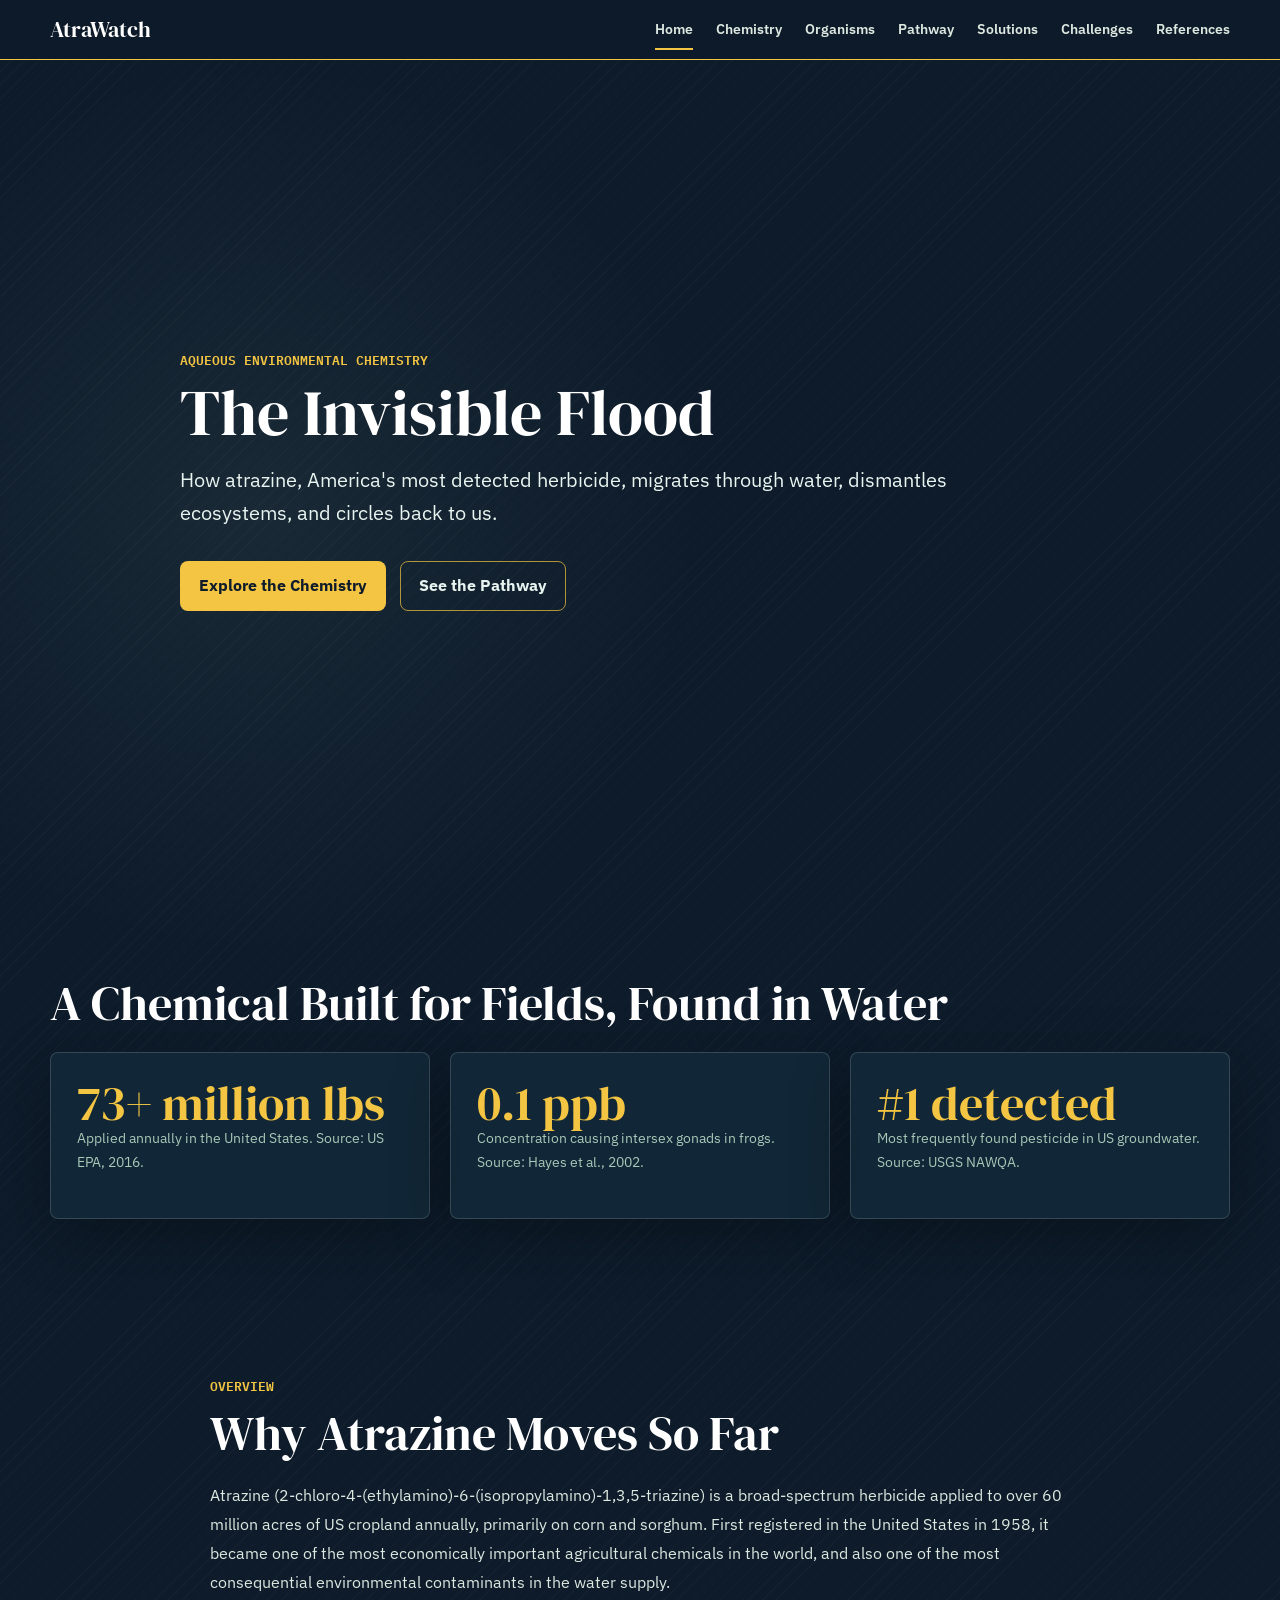
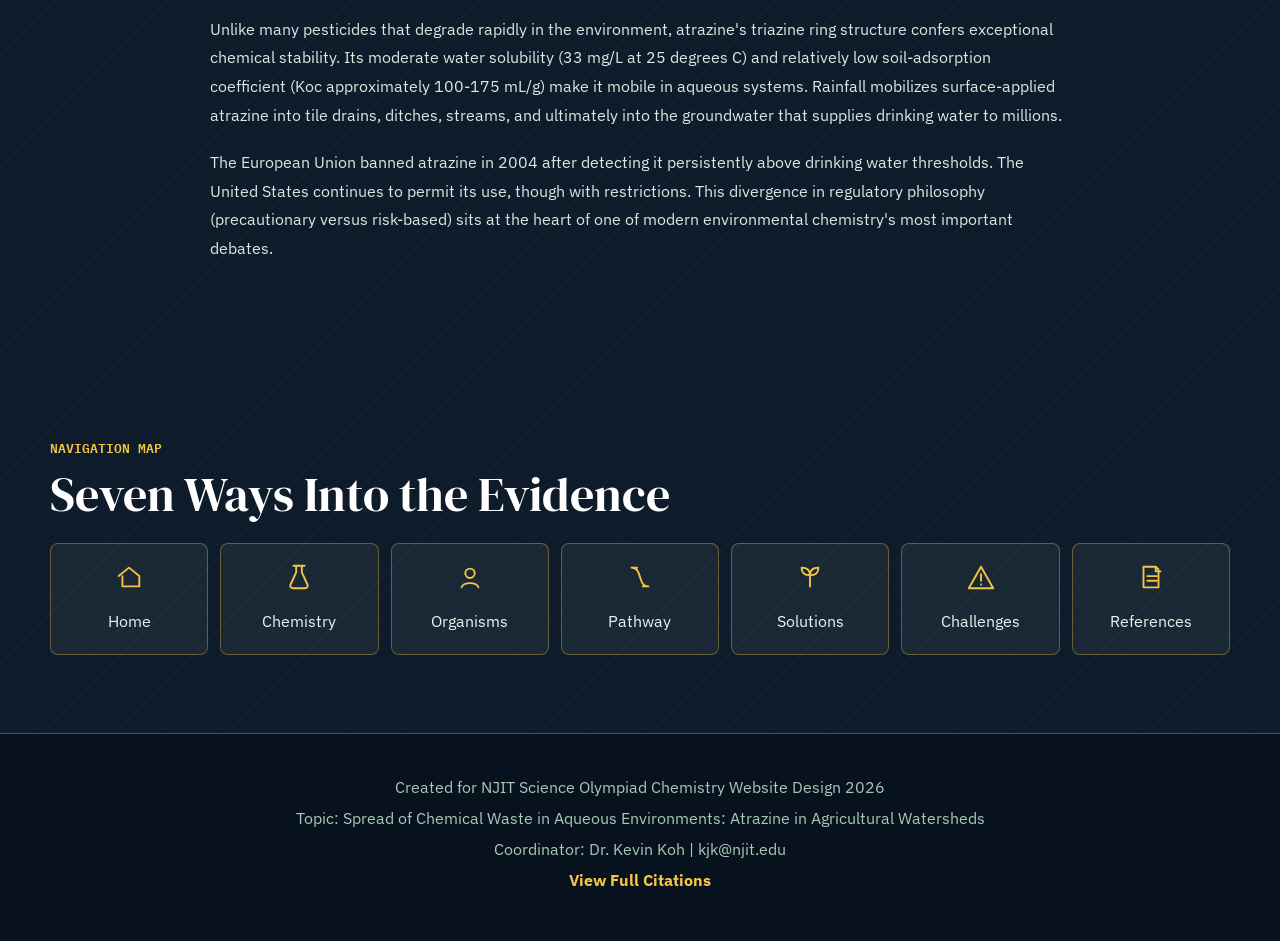
<file: index.html>
<!DOCTYPE html>
<html lang="en">
<head>
  <meta charset="UTF-8">
  <meta name="viewport" content="width=device-width, initial-scale=1.0">
  <title>AtraWatch | The Invisible Flood</title>
  <link rel="stylesheet" href="style.css">
</head>
<body>
  <header class="site-header">
    <div class="nav-inner">
      <a class="logo" href="index.html">AtraWatch</a>
      <button class="menu-toggle" type="button" aria-label="Open navigation menu" aria-expanded="false" aria-controls="site-nav">
        <span></span><span></span><span></span>
      </button>
      <nav class="nav-links" id="site-nav" aria-label="Primary navigation">
        <a href="index.html">Home</a>
        <a href="chemistry.html">Chemistry</a>
        <a href="organisms.html">Organisms</a>
        <a href="pathway.html">Pathway</a>
        <a href="solutions.html">Solutions</a>
        <a href="challenges.html">Challenges</a>
        <a href="references.html">References</a>
      </nav>
    </div>
  </header>

  <main>
    <section class="hero-home" aria-labelledby="hero-title">
      <span class="ripple" aria-hidden="true"></span>
      <div class="hero-content reveal">
        <p class="eyebrow">Aqueous environmental chemistry</p>
        <h1 id="hero-title">The Invisible Flood</h1>
        <p class="lead">How atrazine, America's most detected herbicide, migrates through water, dismantles ecosystems, and circles back to us.</p>
        <div class="hero-actions">
          <a class="button" href="chemistry.html">Explore the Chemistry</a>
          <a class="button secondary" href="pathway.html">See the Pathway</a>
        </div>
      </div>
    </section>

    <section class="section" aria-labelledby="stats-title">
      <h2 id="stats-title" class="reveal">A Chemical Built for Fields, Found in Water</h2>
      <div class="stats-grid">
        <article class="stat-card reveal">
          <span class="stat-number"><span data-count="75" data-suffix="+">0</span> million lbs</span>
          <p>Applied annually in the United States. Source: US EPA, 2016.</p>
        </article>
        <article class="stat-card reveal">
          <span class="stat-number"><span data-count="0.1">0</span> ppb</span>
          <p>Concentration causing intersex gonads in frogs. Source: Hayes et al., 2002.</p>
        </article>
        <article class="stat-card reveal">
          <span class="stat-number">#<span data-count="1">0</span> detected</span>
          <p>Most frequently found pesticide in US groundwater. Source: USGS NAWQA.</p>
        </article>
      </div>
    </section>

    <section class="section narrow reveal" aria-labelledby="overview-title">
      <p class="eyebrow">Overview</p>
      <h2 id="overview-title">Why Atrazine Moves So Far</h2>
      <div class="prose">
        <p>Atrazine (2-chloro-4-(ethylamino)-6-(isopropylamino)-1,3,5-triazine) is a broad-spectrum herbicide applied to over 60 million acres of US cropland annually, primarily on corn and sorghum. First registered in the United States in 1958, it became one of the most economically important agricultural chemicals in the world, and also one of the most consequential environmental contaminants in the water supply.</p>
        <p>Unlike many pesticides that degrade rapidly in the environment, atrazine's triazine ring structure confers exceptional chemical stability. Its moderate water solubility (33 mg/L at 25 degrees C) and relatively low soil-adsorption coefficient (Koc approximately 100-175 mL/g) make it mobile in aqueous systems. Rainfall mobilizes surface-applied atrazine into tile drains, ditches, streams, and ultimately into the groundwater that supplies drinking water to millions.</p>
        <p>The European Union banned atrazine in 2004 after detecting it persistently above drinking water thresholds. The United States continues to permit its use, though with restrictions. This divergence in regulatory philosophy (precautionary versus risk-based) sits at the heart of one of modern environmental chemistry's most important debates.</p>
      </div>
    </section>

    <section class="section reveal" aria-labelledby="tiles-title">
      <p class="eyebrow">Navigation map</p>
      <h2 id="tiles-title">Seven Ways Into the Evidence</h2>
      <div class="section-tiles" aria-label="Site sections">
        <a class="section-tile" href="index.html" aria-label="Home section">
          <svg viewBox="0 0 32 32" aria-hidden="true"><path d="M5 15L16 6l11 9v11H9V15" fill="none" stroke="#f4c542" stroke-width="2" stroke-linecap="round" stroke-linejoin="round"/></svg>
          <span>Home</span>
        </a>
        <a class="section-tile" href="chemistry.html" aria-label="Chemistry section">
          <svg viewBox="0 0 32 32" aria-hidden="true"><path d="M10 4h12M13 4v7L7 24c-1 2 0 4 3 4h12c3 0 4-2 3-4l-6-13V4" fill="none" stroke="#f4c542" stroke-width="2" stroke-linecap="round"/></svg>
          <span>Chemistry</span>
        </a>
        <a class="section-tile" href="organisms.html" aria-label="Organisms section">
          <svg viewBox="0 0 32 32" aria-hidden="true"><circle cx="16" cy="12" r="5" fill="none" stroke="#f4c542" stroke-width="2"/><path d="M7 27c2-6 16-6 18 0" fill="none" stroke="#f4c542" stroke-width="2" stroke-linecap="round"/></svg>
          <span>Organisms</span>
        </a>
        <a class="section-tile" href="pathway.html" aria-label="Pathway section">
          <svg viewBox="0 0 32 32" aria-hidden="true"><path d="M7 6c12 0 6 20 18 20M7 6h6M25 26h-6" fill="none" stroke="#f4c542" stroke-width="2" stroke-linecap="round"/></svg>
          <span>Pathway</span>
        </a>
        <a class="section-tile" href="solutions.html" aria-label="Solutions section">
          <svg viewBox="0 0 32 32" aria-hidden="true"><path d="M16 27V14M16 14c-6 0-9-3-9-8 6 0 9 3 9 8zM16 14c6 0 9-3 9-8-6 0-9 3-9 8z" fill="none" stroke="#f4c542" stroke-width="2" stroke-linejoin="round"/></svg>
          <span>Solutions</span>
        </a>
        <a class="section-tile" href="challenges.html" aria-label="Challenges section">
          <svg viewBox="0 0 32 32" aria-hidden="true"><path d="M16 5l13 23H3L16 5z" fill="none" stroke="#f4c542" stroke-width="2" stroke-linejoin="round"/><path d="M16 13v7M16 24h.1" stroke="#f4c542" stroke-width="2" stroke-linecap="round"/></svg>
          <span>Challenges</span>
        </a>
        <a class="section-tile" href="references.html" aria-label="References section">
          <svg viewBox="0 0 32 32" aria-hidden="true"><path d="M8 5h13l3 3v19H8zM21 5v5h5M12 15h10M12 20h10" fill="none" stroke="#f4c542" stroke-width="2" stroke-linecap="round" stroke-linejoin="round"/></svg>
          <span>References</span>
        </a>
      </div>
    </section>

  </main>

  <footer class="site-footer">
    <p>Created for NJIT Science Olympiad Chemistry Website Design 2026</p>
    <p>Topic: Spread of Chemical Waste in Aqueous Environments: Atrazine in Agricultural Watersheds</p>
    <p>Coordinator: Dr. Kevin Koh | kjk@njit.edu</p>
    <p><a href="references.html">View Full Citations</a></p>
  </footer>

  <script src="nav.js"></script>
</body>
</html>
</file>
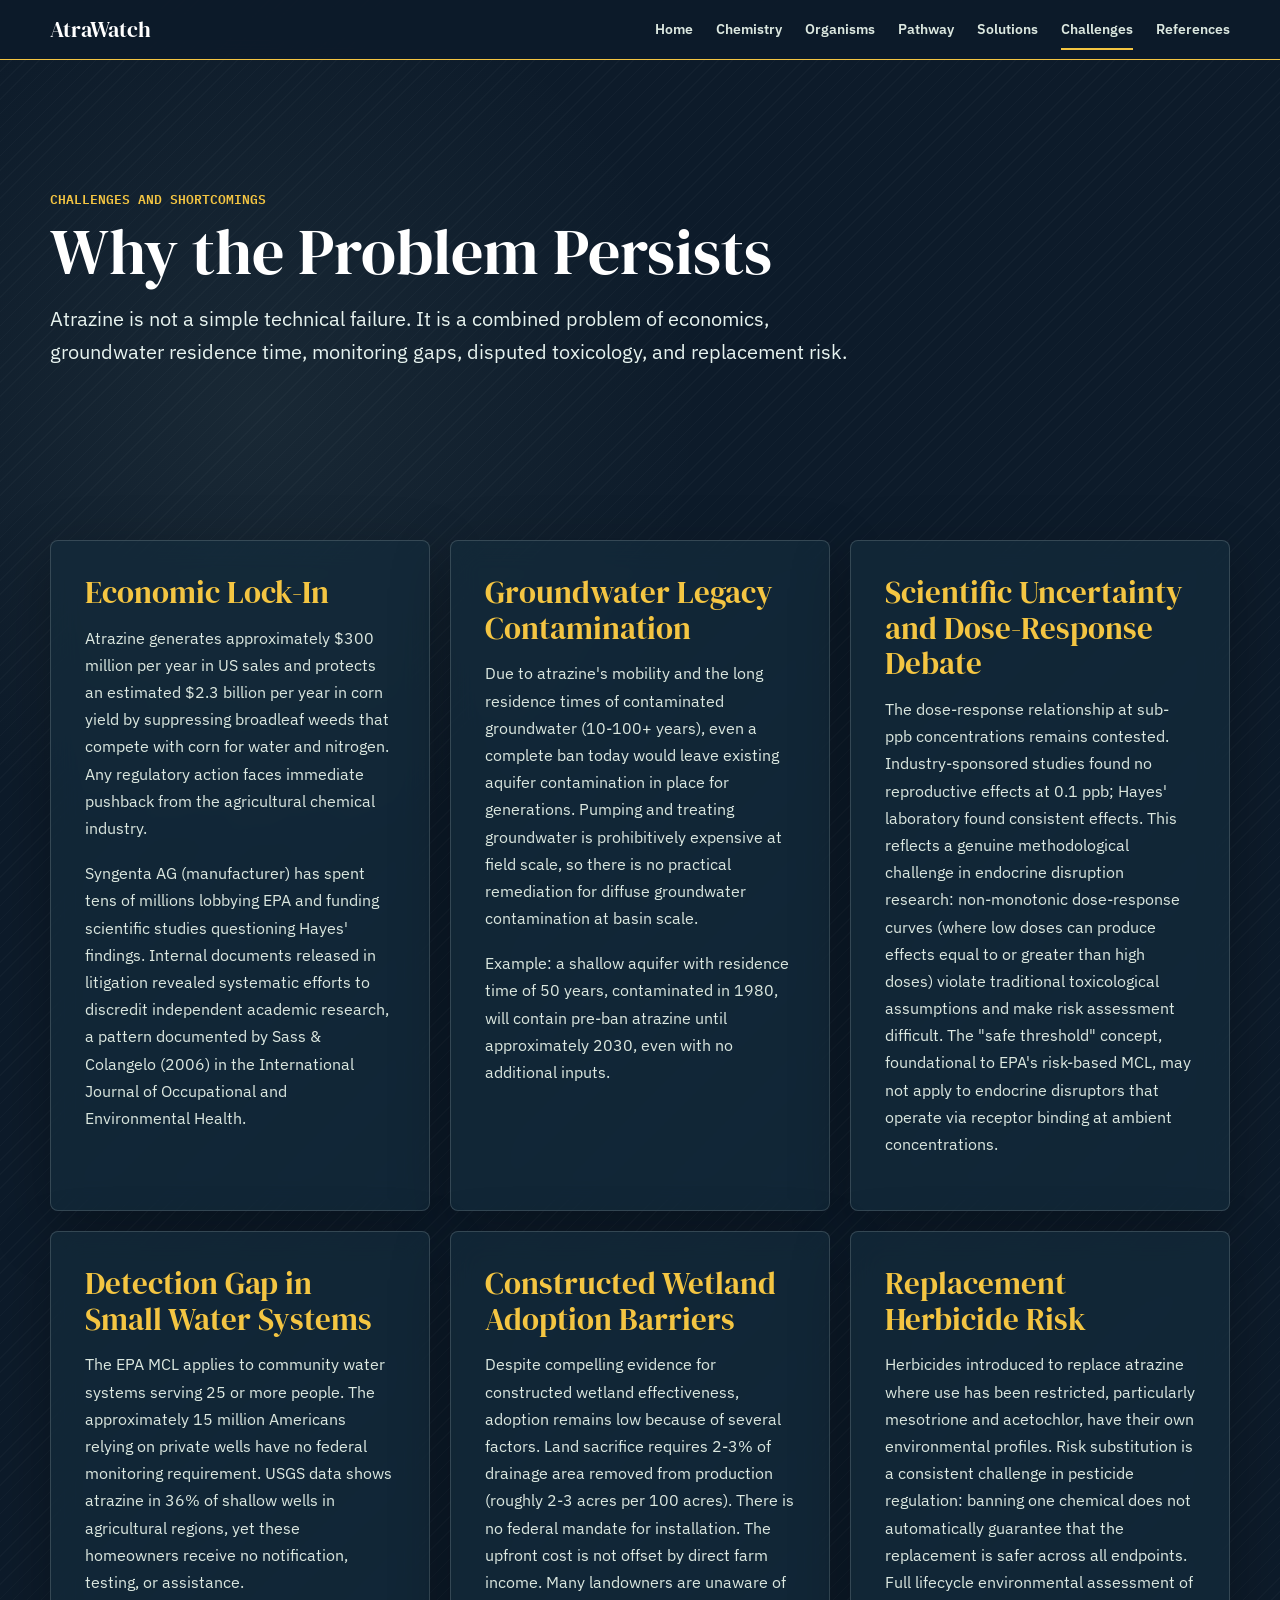
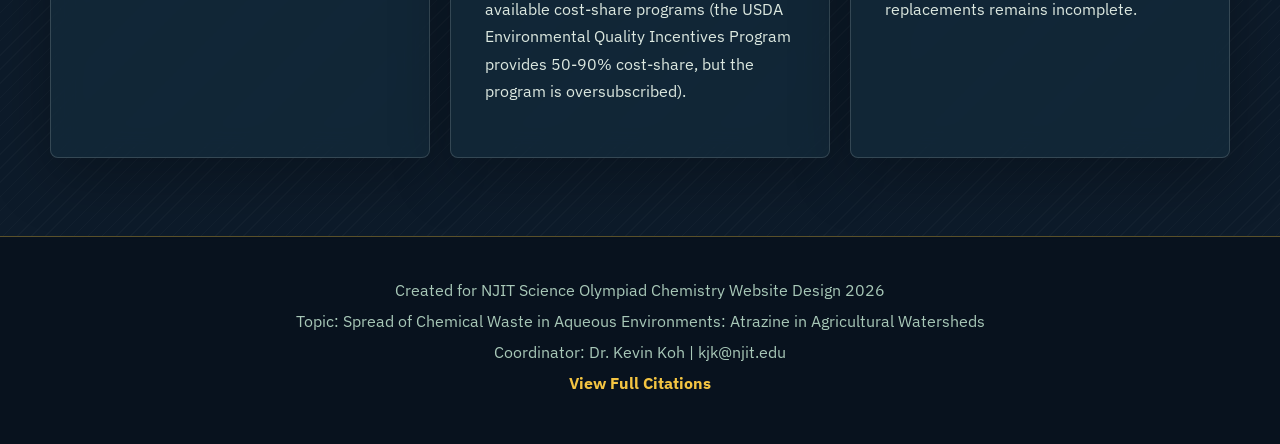
<file: challenges.html>
<!DOCTYPE html>
<html lang="en">
<head>
  <meta charset="UTF-8">
  <meta name="viewport" content="width=device-width, initial-scale=1.0">
  <title>AtraWatch | Challenges and Shortcomings</title>
  <link rel="stylesheet" href="style.css">
</head>
<body>
  <header class="site-header">
    <div class="nav-inner">
      <a class="logo" href="index.html">AtraWatch</a>
      <button class="menu-toggle" type="button" aria-label="Open navigation menu" aria-expanded="false" aria-controls="site-nav">
        <span></span><span></span><span></span>
      </button>
      <nav class="nav-links" id="site-nav" aria-label="Primary navigation">
        <a href="index.html">Home</a>
        <a href="chemistry.html">Chemistry</a>
        <a href="organisms.html">Organisms</a>
        <a href="pathway.html">Pathway</a>
        <a href="solutions.html">Solutions</a>
        <a href="challenges.html">Challenges</a>
        <a href="references.html">References</a>
      </nav>
    </div>
  </header>

  <main>
    <section class="page-hero reveal">
      <p class="eyebrow">Challenges and shortcomings</p>
      <h1>Why the Problem Persists</h1>
      <p class="lead">Atrazine is not a simple technical failure. It is a combined problem of economics, groundwater residence time, monitoring gaps, disputed toxicology, and replacement risk.</p>
    </section>

    <section class="section challenge-grid">
      <article class="challenge-card reveal">
        <h3>Economic Lock-In</h3>
        <p>Atrazine generates approximately $300 million per year in US sales and protects an estimated $2.3 billion per year in corn yield by suppressing broadleaf weeds that compete with corn for water and nitrogen. Any regulatory action faces immediate pushback from the agricultural chemical industry.</p>
        <p>Syngenta AG (manufacturer) has spent tens of millions lobbying EPA and funding scientific studies questioning Hayes' findings. Internal documents released in litigation revealed systematic efforts to discredit independent academic research, a pattern documented by Sass &amp; Colangelo (2006) in the International Journal of Occupational and Environmental Health.</p>
      </article>

      <article class="challenge-card reveal">
        <h3>Groundwater Legacy Contamination</h3>
        <p>Due to atrazine's mobility and the long residence times of contaminated groundwater (10-100+ years), even a complete ban today would leave existing aquifer contamination in place for generations. Pumping and treating groundwater is prohibitively expensive at field scale, so there is no practical remediation for diffuse groundwater contamination at basin scale.</p>
        <p>Example: a shallow aquifer with residence time of 50 years, contaminated in 1980, will contain pre-ban atrazine until approximately 2030, even with no additional inputs.</p>
      </article>

      <article class="challenge-card reveal">
        <h3>Scientific Uncertainty and Dose-Response Debate</h3>
        <p>The dose-response relationship at sub-ppb concentrations remains contested. Industry-sponsored studies found no reproductive effects at 0.1 ppb; Hayes' laboratory found consistent effects. This reflects a genuine methodological challenge in endocrine disruption research: non-monotonic dose-response curves (where low doses can produce effects equal to or greater than high doses) violate traditional toxicological assumptions and make risk assessment difficult. The "safe threshold" concept, foundational to EPA's risk-based MCL, may not apply to endocrine disruptors that operate via receptor binding at ambient concentrations.</p>
      </article>

      <article class="challenge-card reveal">
        <h3>Detection Gap in Small Water Systems</h3>
        <p>The EPA MCL applies to community water systems serving 25 or more people. The approximately 15 million Americans relying on private wells have no federal monitoring requirement. USGS data shows atrazine in 36% of shallow wells in agricultural regions, yet these homeowners receive no notification, testing, or assistance.</p>
      </article>

      <article class="challenge-card reveal">
        <h3>Constructed Wetland Adoption Barriers</h3>
        <p>Despite compelling evidence for constructed wetland effectiveness, adoption remains low because of several factors. Land sacrifice requires 2-3% of drainage area removed from production (roughly 2-3 acres per 100 acres). There is no federal mandate for installation. The upfront cost is not offset by direct farm income. Many landowners are unaware of available cost-share programs (the USDA Environmental Quality Incentives Program provides 50-90% cost-share, but the program is oversubscribed).</p>
      </article>

      <article class="challenge-card reveal">
        <h3>Replacement Herbicide Risk</h3>
        <p>Herbicides introduced to replace atrazine where use has been restricted, particularly mesotrione and acetochlor, have their own environmental profiles. Risk substitution is a consistent challenge in pesticide regulation: banning one chemical does not automatically guarantee that the replacement is safer across all endpoints. Full lifecycle environmental assessment of replacements remains incomplete.</p>
      </article>
    </section>
  </main>

  <footer class="site-footer">
    <p>Created for NJIT Science Olympiad Chemistry Website Design 2026</p>
    <p>Topic: Spread of Chemical Waste in Aqueous Environments: Atrazine in Agricultural Watersheds</p>
    <p>Coordinator: Dr. Kevin Koh | kjk@njit.edu</p>
    <p><a href="references.html">View Full Citations</a></p>
  </footer>

  <script src="nav.js"></script>
</body>
</html>
</file>
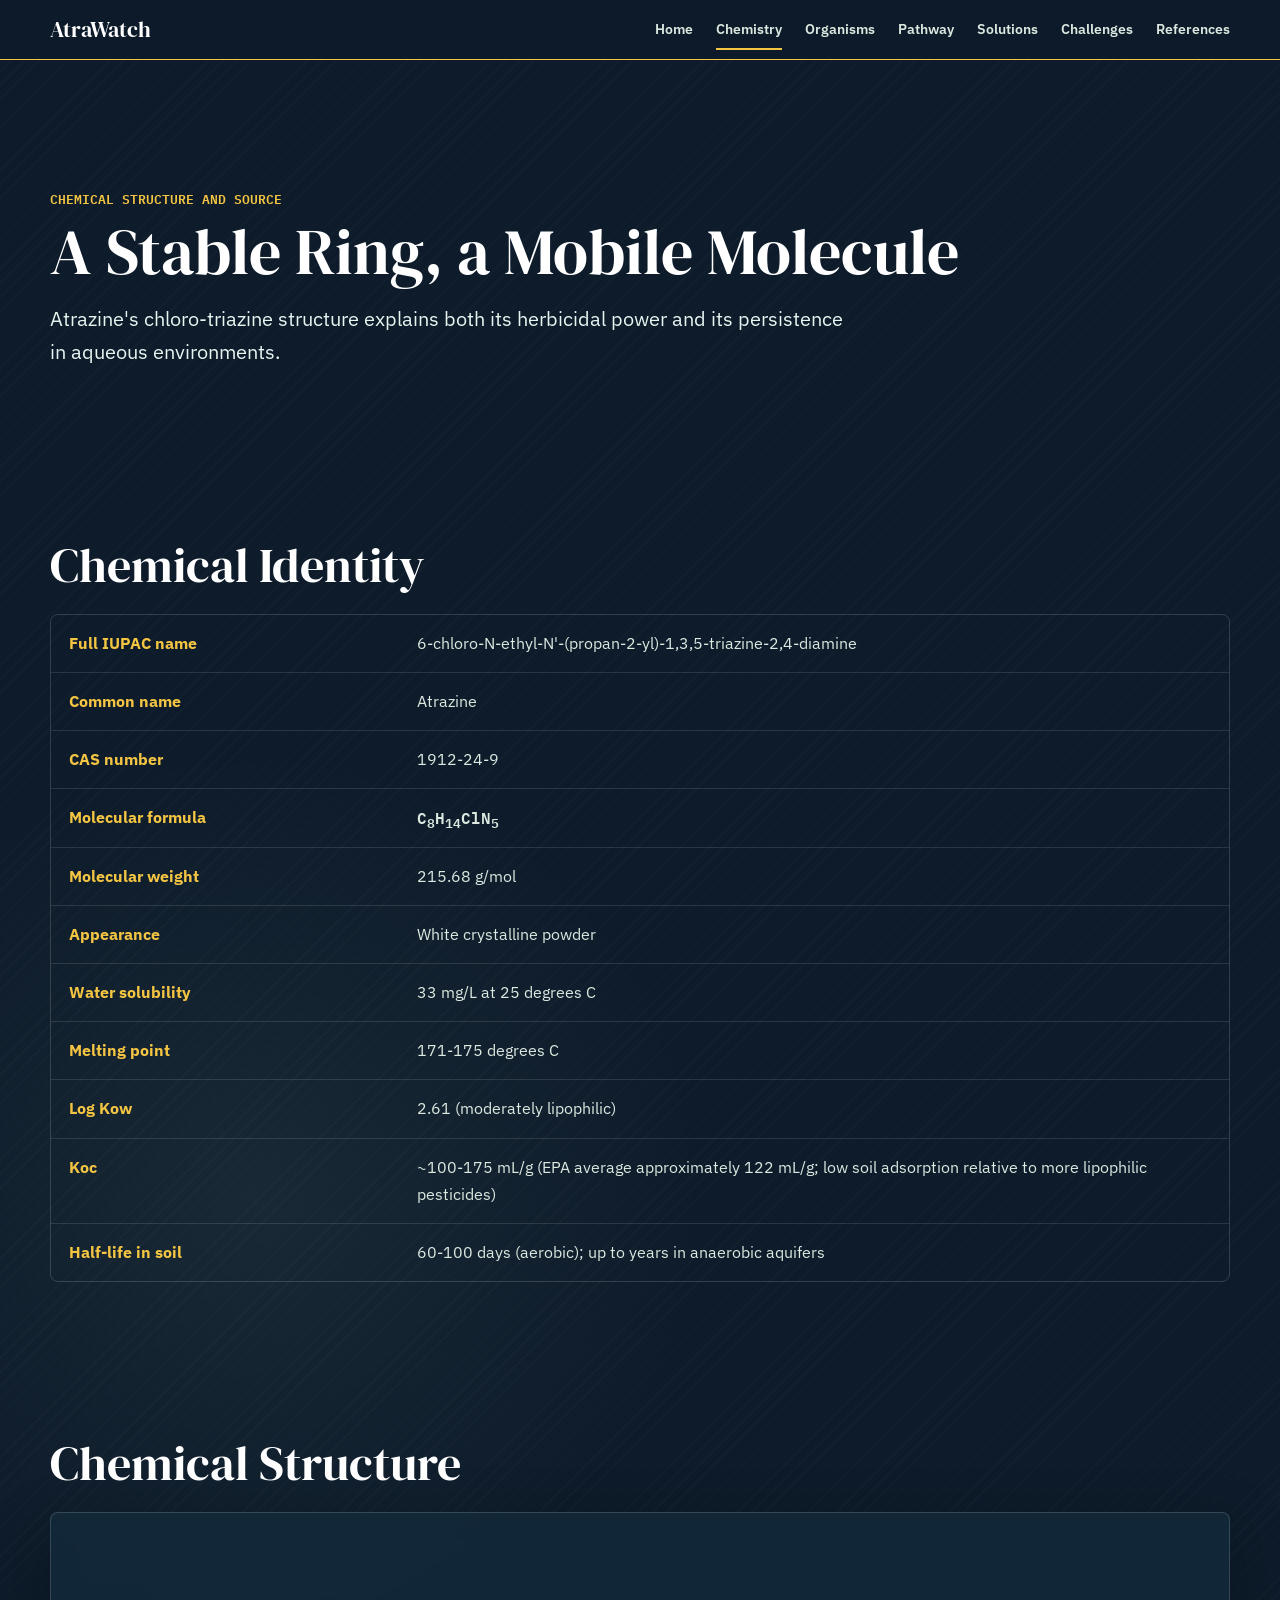
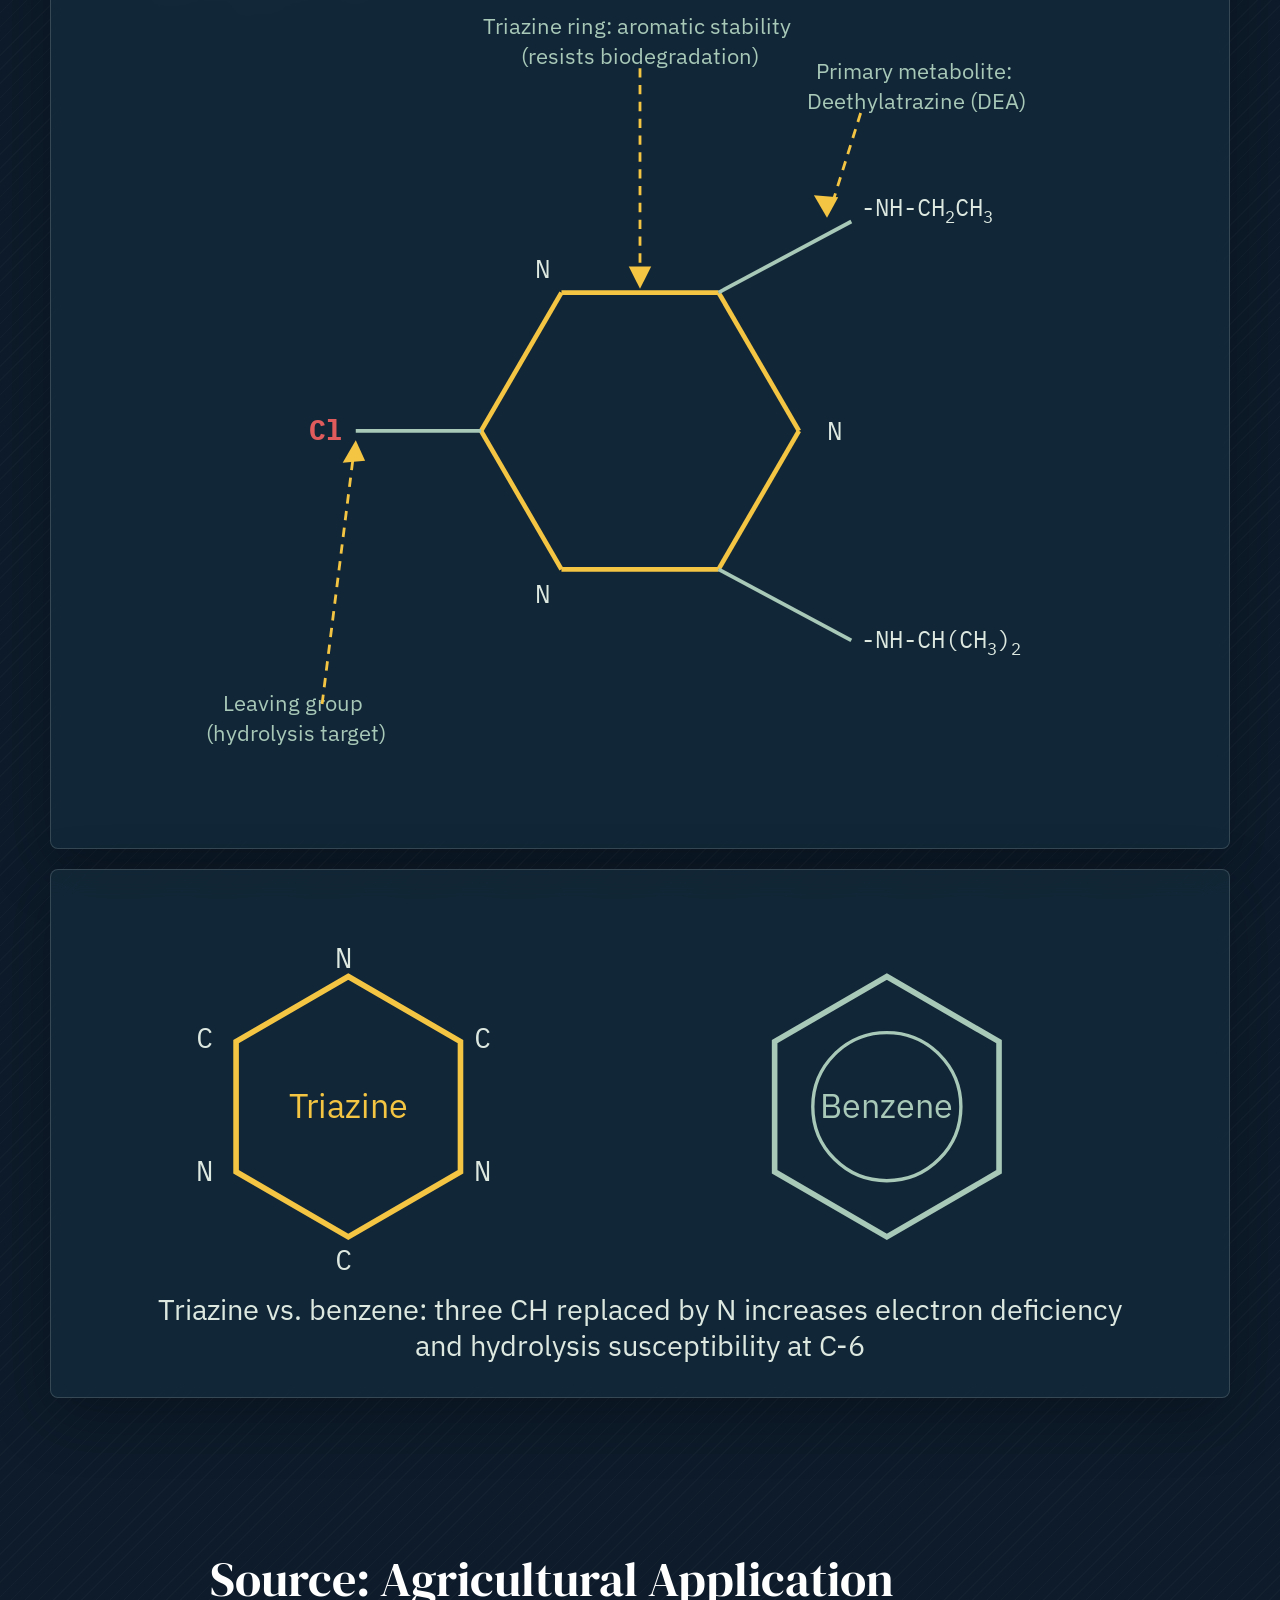
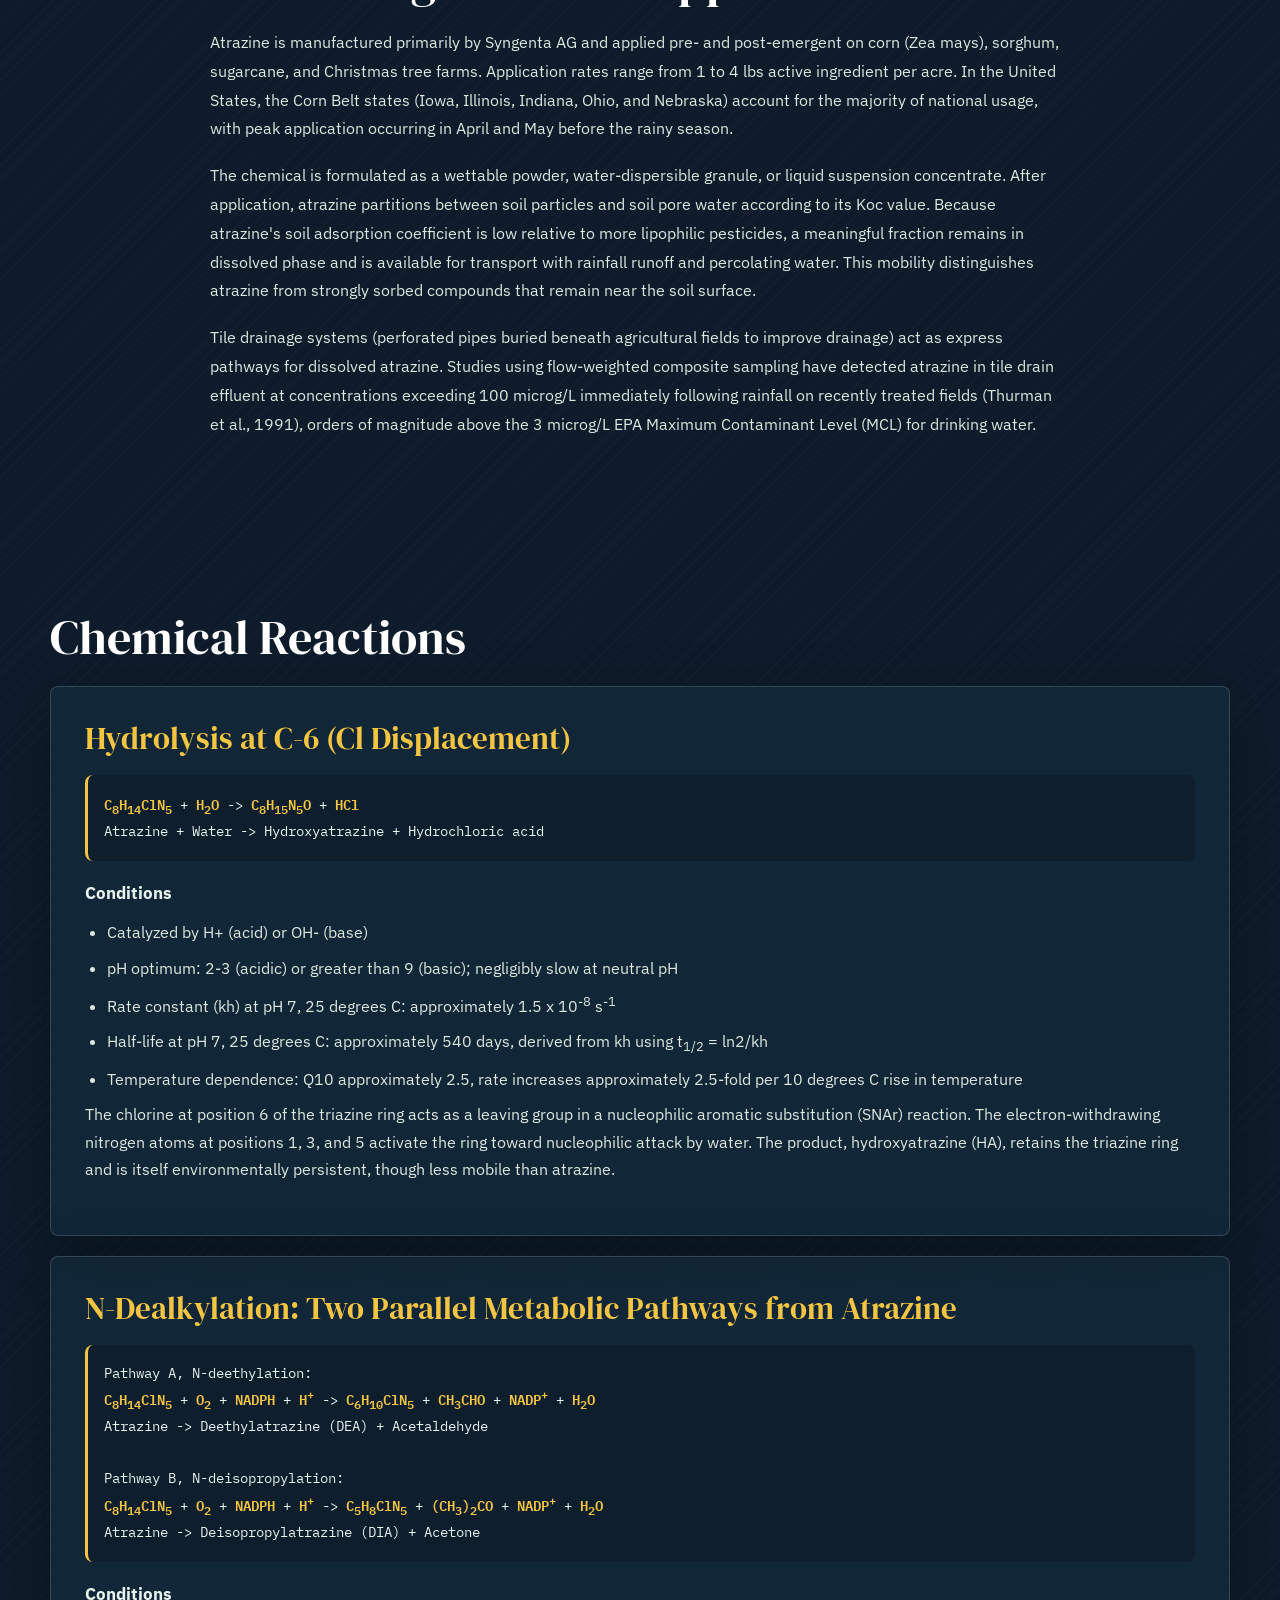
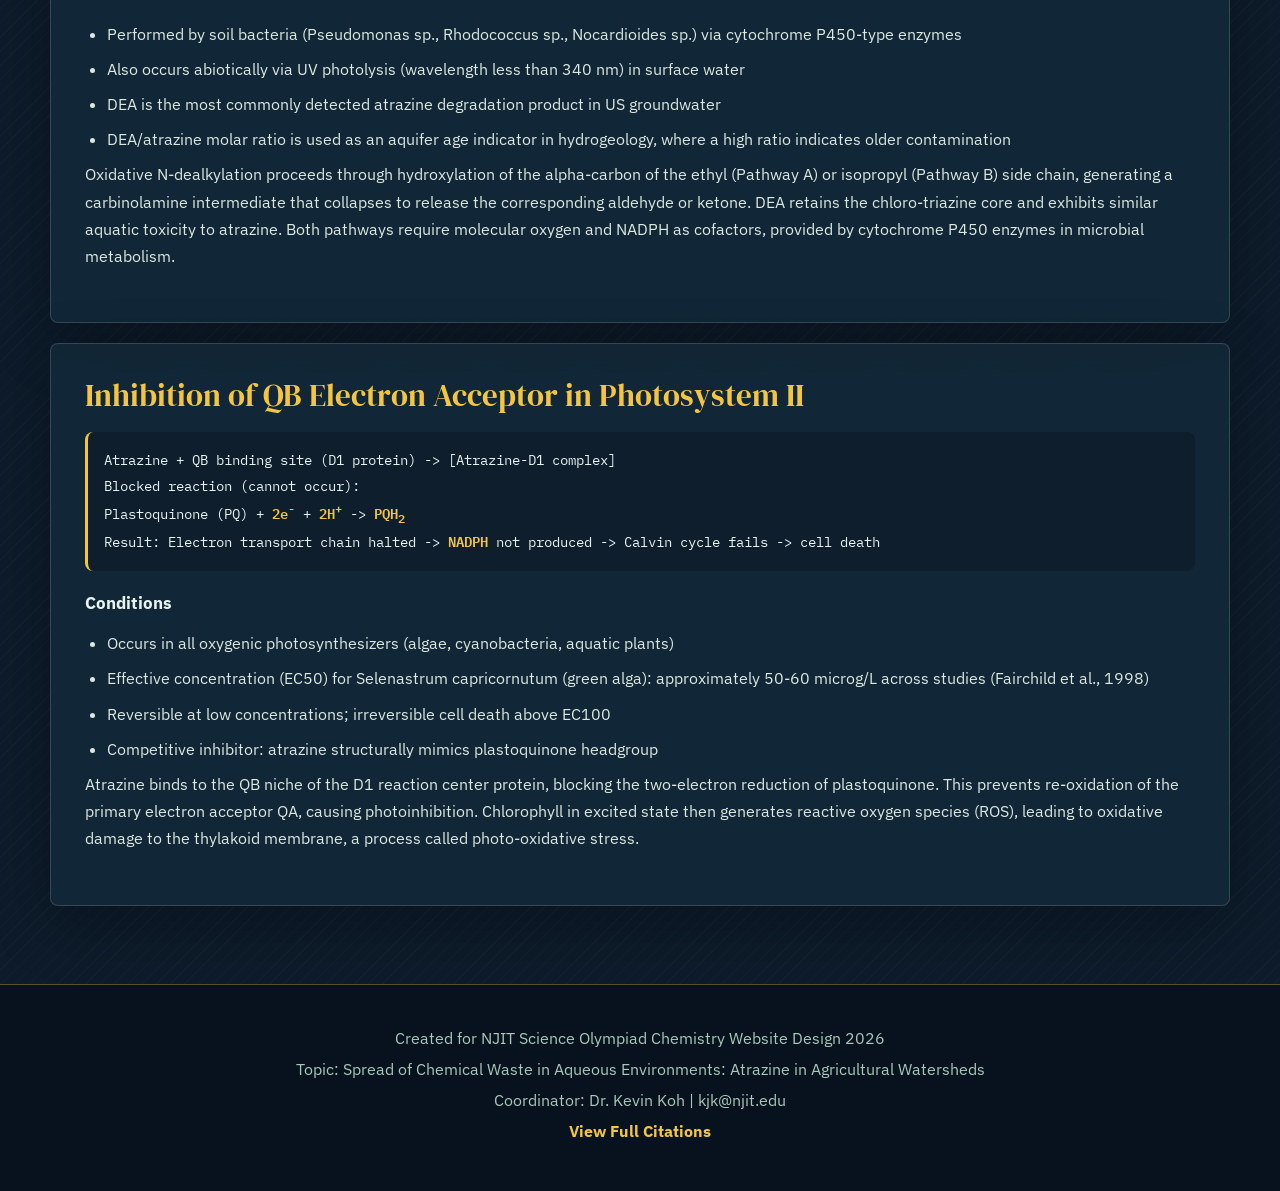
<file: chemistry.html>
<!DOCTYPE html>
<html lang="en">
<head>
  <meta charset="UTF-8">
  <meta name="viewport" content="width=device-width, initial-scale=1.0">
  <title>AtraWatch | Chemical Structure and Source</title>
  <link rel="stylesheet" href="style.css">
</head>
<body>
  <header class="site-header">
    <div class="nav-inner">
      <a class="logo" href="index.html">AtraWatch</a>
      <button class="menu-toggle" type="button" aria-label="Open navigation menu" aria-expanded="false" aria-controls="site-nav">
        <span></span><span></span><span></span>
      </button>
      <nav class="nav-links" id="site-nav" aria-label="Primary navigation">
        <a href="index.html">Home</a>
        <a href="chemistry.html">Chemistry</a>
        <a href="organisms.html">Organisms</a>
        <a href="pathway.html">Pathway</a>
        <a href="solutions.html">Solutions</a>
        <a href="challenges.html">Challenges</a>
        <a href="references.html">References</a>
      </nav>
    </div>
  </header>

  <main>
    <section class="page-hero reveal">
      <p class="eyebrow">Chemical structure and source</p>
      <h1>A Stable Ring, a Mobile Molecule</h1>
      <p class="lead">Atrazine's chloro-triazine structure explains both its herbicidal power and its persistence in aqueous environments.</p>
    </section>

    <section class="section reveal" aria-labelledby="identity-title">
      <h2 id="identity-title">Chemical Identity</h2>
      <div class="info-table" role="table" aria-label="Atrazine chemical identity">
        <div class="info-row" role="row"><div class="info-label" role="cell">Full IUPAC name</div><div class="info-value" role="cell">6-chloro-N-ethyl-N'-(propan-2-yl)-1,3,5-triazine-2,4-diamine</div></div>
        <div class="info-row" role="row"><div class="info-label" role="cell">Common name</div><div class="info-value" role="cell">Atrazine</div></div>
        <div class="info-row" role="row"><div class="info-label" role="cell">CAS number</div><div class="info-value" role="cell">1912-24-9</div></div>
        <div class="info-row" role="row"><div class="info-label" role="cell">Molecular formula</div><div class="info-value formula" role="cell">C<sub>8</sub>H<sub>14</sub>ClN<sub>5</sub></div></div>
        <div class="info-row" role="row"><div class="info-label" role="cell">Molecular weight</div><div class="info-value" role="cell">215.68 g/mol</div></div>
        <div class="info-row" role="row"><div class="info-label" role="cell">Appearance</div><div class="info-value" role="cell">White crystalline powder</div></div>
        <div class="info-row" role="row"><div class="info-label" role="cell">Water solubility</div><div class="info-value" role="cell">33 mg/L at 25 degrees C</div></div>
        <div class="info-row" role="row"><div class="info-label" role="cell">Melting point</div><div class="info-value" role="cell">171-175 degrees C</div></div>
        <div class="info-row" role="row"><div class="info-label" role="cell">Log Kow</div><div class="info-value" role="cell">2.61 (moderately lipophilic)</div></div>
        <div class="info-row" role="row"><div class="info-label" role="cell">Koc</div><div class="info-value" role="cell">~100-175 mL/g (EPA average approximately 122 mL/g; low soil adsorption relative to more lipophilic pesticides)</div></div>
        <div class="info-row" role="row"><div class="info-label" role="cell">Half-life in soil</div><div class="info-value" role="cell">60-100 days (aerobic); up to years in anaerobic aquifers</div></div>
      </div>
    </section>

    <section class="section reveal" aria-labelledby="structure-title">
      <h2 id="structure-title">Chemical Structure</h2>
      <div class="glass-card svg-frame">
        <svg class="structure-svg" viewBox="0 0 600 470" role="img" aria-label="Atrazine skeletal structural formula: 1,3,5-triazine ring with ethylamino at C-2, isopropylamino at C-4, and chlorine leaving group at C-6">
          <!--
            Regular flat-top hexagon: side s=85, center (300,262)
            s*sqrt(3)/2 = 73.6 (vertical offset to TL/TR/BL/BR)
            s/2 = 42.5 (horizontal offset to TL/TR/BL/BR)

            Vertices and atom assignments (1,3,5-triazine alternates N-C-N-C-N-C):
              TL (258, 188)  = N  position 1
              TR (342, 188)  = C  position 2  -> ethylamino  -NH-CH2CH3
              R  (385, 262)  = N  position 3
              BR (342, 336)  = C  position 4  -> isopropylamino  -NH-CH(CH3)2
              BL (258, 336)  = N  position 5
              L  (215, 262)  = C  position 6  -> Cl (leaving group)
          -->

          <!-- Ring bonds -->
          <line x1="258" y1="188" x2="342" y2="188" stroke="#f4c542" stroke-width="2.5"/>
          <line x1="342" y1="188" x2="385" y2="262" stroke="#f4c542" stroke-width="2.5"/>
          <line x1="385" y1="262" x2="342" y2="336" stroke="#f4c542" stroke-width="2.5"/>
          <line x1="342" y1="336" x2="258" y2="336" stroke="#f4c542" stroke-width="2.5"/>
          <line x1="258" y1="336" x2="215" y2="262" stroke="#f4c542" stroke-width="2.5"/>
          <line x1="215" y1="262" x2="258" y2="188" stroke="#f4c542" stroke-width="2.5"/>

          <!-- N labels at positions 1 (TL), 3 (R), 5 (BL) — C positions unlabeled per skeletal convention -->
          <text x="248" y="180" fill="#dce8e0" font-family="IBM Plex Mono" font-size="14" text-anchor="middle">N</text>
          <text x="400" y="267" fill="#dce8e0" font-family="IBM Plex Mono" font-size="14" text-anchor="start">N</text>
          <text x="248" y="354" fill="#dce8e0" font-family="IBM Plex Mono" font-size="14" text-anchor="middle">N</text>

          <!-- C-2 (TR 342,188): ethylamino group, bond going upper-right -->
          <line x1="342" y1="188" x2="413" y2="150" stroke="#a8c8b8" stroke-width="2"/>
          <text x="418" y="147" fill="#dce8e0" font-family="IBM Plex Mono" font-size="13" text-anchor="start">-NH-CH<tspan dy="4" font-size="9">2</tspan><tspan dy="-4" font-size="13">CH</tspan><tspan dy="4" font-size="9">3</tspan></text>

          <!-- C-4 (BR 342,336): isopropylamino group, bond going lower-right -->
          <line x1="342" y1="336" x2="413" y2="374" stroke="#a8c8b8" stroke-width="2"/>
          <text x="418" y="378" fill="#dce8e0" font-family="IBM Plex Mono" font-size="13" text-anchor="start">-NH-CH(CH<tspan dy="4" font-size="9">3</tspan><tspan dy="-4" font-size="13">)</tspan><tspan dy="4" font-size="9">2</tspan></text>

          <!-- C-6 (L 215,262): Cl leaving group, bond going left -->
          <line x1="215" y1="262" x2="148" y2="262" stroke="#a8c8b8" stroke-width="2"/>
          <text x="141" y="267" fill="#e05c5c" font-family="IBM Plex Mono" font-size="15" font-weight="700" text-anchor="end">Cl</text>

          <!-- ANNOTATION: Triazine ring aromatic stability (top, arrow to ring) -->
          <text font-family="IBM Plex Sans" font-size="12" fill="#a8c8b8" text-anchor="middle">
            <tspan x="300" y="50">Triazine ring: aromatic stability</tspan>
            <tspan x="300" dy="16">(resists biodegradation)</tspan>
          </text>
          <line x1="300" y1="68" x2="300" y2="180" stroke="#f4c542" stroke-width="1.5" stroke-dasharray="5,4"/>
          <polygon points="300,186 294,174 306,174" fill="#f4c542"/>

          <!-- ANNOTATION: Primary metabolite DEA (upper right, arrow to ethylamino bond) -->
          <text font-family="IBM Plex Sans" font-size="12" fill="#a8c8b8" text-anchor="middle">
            <tspan x="448" y="74">Primary metabolite:</tspan>
            <tspan x="448" dy="16">Deethylatrazine (DEA)</tspan>
          </text>
          <line x1="418" y1="92" x2="402" y2="143" stroke="#f4c542" stroke-width="1.5" stroke-dasharray="5,4"/>
          <polygon points="400,148 393,136 406,137" fill="#f4c542"/>

          <!-- ANNOTATION: Leaving group (lower left, arrow up to Cl) -->
          <text font-family="IBM Plex Sans" font-size="12" fill="#a8c8b8" text-anchor="middle">
            <tspan x="116" y="412">Leaving group</tspan>
            <tspan x="116" dy="16">(hydrolysis target)</tspan>
          </text>
          <line x1="130" y1="408" x2="147" y2="273" stroke="#f4c542" stroke-width="1.5" stroke-dasharray="5,4"/>
          <polygon points="148,267 141,279 153,278" fill="#f4c542"/>
        </svg>
      </div>
      <div class="glass-card svg-frame" style="margin-top:20px">
        <svg class="structure-svg" viewBox="0 0 500 210" role="img" aria-label="Comparison of triazine ring versus benzene ring">
          <polygon points="120,35 170,64 170,122 120,151 70,122 70,64" fill="none" stroke="#f4c542" stroke-width="2.5"/>
          <text x="114" y="31" fill="#dce8e0" font-family="IBM Plex Mono" font-size="13">N</text>
          <text x="176" y="67" fill="#dce8e0" font-family="IBM Plex Mono" font-size="13">C</text>
          <text x="176" y="126" fill="#dce8e0" font-family="IBM Plex Mono" font-size="13">N</text>
          <text x="114" y="166" fill="#dce8e0" font-family="IBM Plex Mono" font-size="13">C</text>
          <text x="52" y="126" fill="#dce8e0" font-family="IBM Plex Mono" font-size="13">N</text>
          <text x="52" y="67" fill="#dce8e0" font-family="IBM Plex Mono" font-size="13">C</text>
          <text x="120" y="98" fill="#f4c542" font-family="IBM Plex Sans" font-size="15" text-anchor="middle">Triazine</text>
          <polygon points="360,35 410,64 410,122 360,151 310,122 310,64" fill="none" stroke="#a8c8b8" stroke-width="2.5"/>
          <circle cx="360" cy="93" r="33" fill="none" stroke="#a8c8b8" stroke-width="1.5"/>
          <text x="360" y="98" fill="#a8c8b8" font-family="IBM Plex Sans" font-size="15" text-anchor="middle">Benzene</text>
          <text x="250" y="188" fill="#dce8e0" font-family="IBM Plex Sans" font-size="13" text-anchor="middle">Triazine vs. benzene: three CH replaced by N increases electron deficiency</text>
          <text x="250" y="204" fill="#dce8e0" font-family="IBM Plex Sans" font-size="13" text-anchor="middle">and hydrolysis susceptibility at C-6</text>
        </svg>
      </div>
    </section>

    <section class="section narrow reveal" aria-labelledby="source-title">
      <h2 id="source-title">Source: Agricultural Application</h2>
      <div class="prose">
        <p>Atrazine is manufactured primarily by Syngenta AG and applied pre- and post-emergent on corn (Zea mays), sorghum, sugarcane, and Christmas tree farms. Application rates range from 1 to 4 lbs active ingredient per acre. In the United States, the Corn Belt states (Iowa, Illinois, Indiana, Ohio, and Nebraska) account for the majority of national usage, with peak application occurring in April and May before the rainy season.</p>
        <p>The chemical is formulated as a wettable powder, water-dispersible granule, or liquid suspension concentrate. After application, atrazine partitions between soil particles and soil pore water according to its Koc value. Because atrazine's soil adsorption coefficient is low relative to more lipophilic pesticides, a meaningful fraction remains in dissolved phase and is available for transport with rainfall runoff and percolating water. This mobility distinguishes atrazine from strongly sorbed compounds that remain near the soil surface.</p>
        <p>Tile drainage systems (perforated pipes buried beneath agricultural fields to improve drainage) act as express pathways for dissolved atrazine. Studies using flow-weighted composite sampling have detected atrazine in tile drain effluent at concentrations exceeding 100 microg/L immediately following rainfall on recently treated fields (Thurman et al., 1991), orders of magnitude above the 3 microg/L EPA Maximum Contaminant Level (MCL) for drinking water.</p>
      </div>
    </section>

    <section class="section reveal" aria-labelledby="reactions-title">
      <h2 id="reactions-title">Chemical Reactions</h2>
      <div class="reaction-grid">
        <article class="reaction-card">
          <h3>Hydrolysis at C-6 (Cl Displacement)</h3>
          <div class="reaction-equation">
            <span class="formula">C<sub>8</sub>H<sub>14</sub>ClN<sub>5</sub></span> + <span class="formula">H<sub>2</sub>O</span> -> <span class="formula">C<sub>8</sub>H<sub>15</sub>N<sub>5</sub>O</span> + <span class="formula">HCl</span><br>
            Atrazine + Water -> Hydroxyatrazine + Hydrochloric acid
          </div>
          <h4>Conditions</h4>
          <ul>
            <li>Catalyzed by H+ (acid) or OH- (base)</li>
            <li>pH optimum: 2-3 (acidic) or greater than 9 (basic); negligibly slow at neutral pH</li>
            <li>Rate constant (kh) at pH 7, 25 degrees C: approximately 1.5 x 10<sup>-8</sup> s<sup>-1</sup></li>
            <li>Half-life at pH 7, 25 degrees C: approximately 540 days, derived from kh using t<sub>1/2</sub> = ln2/kh</li>
            <li>Temperature dependence: Q10 approximately 2.5, rate increases approximately 2.5-fold per 10 degrees C rise in temperature</li>
          </ul>
          <p>The chlorine at position 6 of the triazine ring acts as a leaving group in a nucleophilic aromatic substitution (SNAr) reaction. The electron-withdrawing nitrogen atoms at positions 1, 3, and 5 activate the ring toward nucleophilic attack by water. The product, hydroxyatrazine (HA), retains the triazine ring and is itself environmentally persistent, though less mobile than atrazine.</p>
        </article>

        <article class="reaction-card">
          <h3>N-Dealkylation: Two Parallel Metabolic Pathways from Atrazine</h3>
          <div class="reaction-equation">
            Pathway A, N-deethylation:<br>
            <span class="formula">C<sub>8</sub>H<sub>14</sub>ClN<sub>5</sub></span> + <span class="formula">O<sub>2</sub></span> + <span class="formula">NADPH</span> + <span class="formula">H<sup>+</sup></span> -> <span class="formula">C<sub>6</sub>H<sub>10</sub>ClN<sub>5</sub></span> + <span class="formula">CH<sub>3</sub>CHO</span> + <span class="formula">NADP<sup>+</sup></span> + <span class="formula">H<sub>2</sub>O</span><br>
            Atrazine -> Deethylatrazine (DEA) + Acetaldehyde<br><br>
            Pathway B, N-deisopropylation:<br>
            <span class="formula">C<sub>8</sub>H<sub>14</sub>ClN<sub>5</sub></span> + <span class="formula">O<sub>2</sub></span> + <span class="formula">NADPH</span> + <span class="formula">H<sup>+</sup></span> -> <span class="formula">C<sub>5</sub>H<sub>8</sub>ClN<sub>5</sub></span> + <span class="formula">(CH<sub>3</sub>)<sub>2</sub>CO</span> + <span class="formula">NADP<sup>+</sup></span> + <span class="formula">H<sub>2</sub>O</span><br>
            Atrazine -> Deisopropylatrazine (DIA) + Acetone
          </div>
          <h4>Conditions</h4>
          <ul>
            <li>Performed by soil bacteria (Pseudomonas sp., Rhodococcus sp., Nocardioides sp.) via cytochrome P450-type enzymes</li>
            <li>Also occurs abiotically via UV photolysis (wavelength less than 340 nm) in surface water</li>
            <li>DEA is the most commonly detected atrazine degradation product in US groundwater</li>
            <li>DEA/atrazine molar ratio is used as an aquifer age indicator in hydrogeology, where a high ratio indicates older contamination</li>
          </ul>
          <p>Oxidative N-dealkylation proceeds through hydroxylation of the alpha-carbon of the ethyl (Pathway A) or isopropyl (Pathway B) side chain, generating a carbinolamine intermediate that collapses to release the corresponding aldehyde or ketone. DEA retains the chloro-triazine core and exhibits similar aquatic toxicity to atrazine. Both pathways require molecular oxygen and NADPH as cofactors, provided by cytochrome P450 enzymes in microbial metabolism.</p>
        </article>

        <article class="reaction-card">
          <h3>Inhibition of QB Electron Acceptor in Photosystem II</h3>
          <div class="reaction-equation">
            Atrazine + QB binding site (D1 protein) -> [Atrazine-D1 complex]<br>
            Blocked reaction (cannot occur):<br>
            Plastoquinone (PQ) + <span class="formula">2e<sup>-</sup></span> + <span class="formula">2H<sup>+</sup></span> -> <span class="formula">PQH<sub>2</sub></span><br>
            Result: Electron transport chain halted -> <span class="formula">NADPH</span> not produced -> Calvin cycle fails -> cell death
          </div>
          <h4>Conditions</h4>
          <ul>
            <li>Occurs in all oxygenic photosynthesizers (algae, cyanobacteria, aquatic plants)</li>
            <li>Effective concentration (EC50) for Selenastrum capricornutum (green alga): approximately 50-60 microg/L across studies (Fairchild et al., 1998)</li>
            <li>Reversible at low concentrations; irreversible cell death above EC100</li>
            <li>Competitive inhibitor: atrazine structurally mimics plastoquinone headgroup</li>
          </ul>
          <p>Atrazine binds to the QB niche of the D1 reaction center protein, blocking the two-electron reduction of plastoquinone. This prevents re-oxidation of the primary electron acceptor QA, causing photoinhibition. Chlorophyll in excited state then generates reactive oxygen species (ROS), leading to oxidative damage to the thylakoid membrane, a process called photo-oxidative stress.</p>
        </article>
      </div>
    </section>
  </main>

  <footer class="site-footer">
    <p>Created for NJIT Science Olympiad Chemistry Website Design 2026</p>
    <p>Topic: Spread of Chemical Waste in Aqueous Environments: Atrazine in Agricultural Watersheds</p>
    <p>Coordinator: Dr. Kevin Koh | kjk@njit.edu</p>
    <p><a href="references.html">View Full Citations</a></p>
  </footer>

  <script src="nav.js"></script>
</body>
</html>
</file>
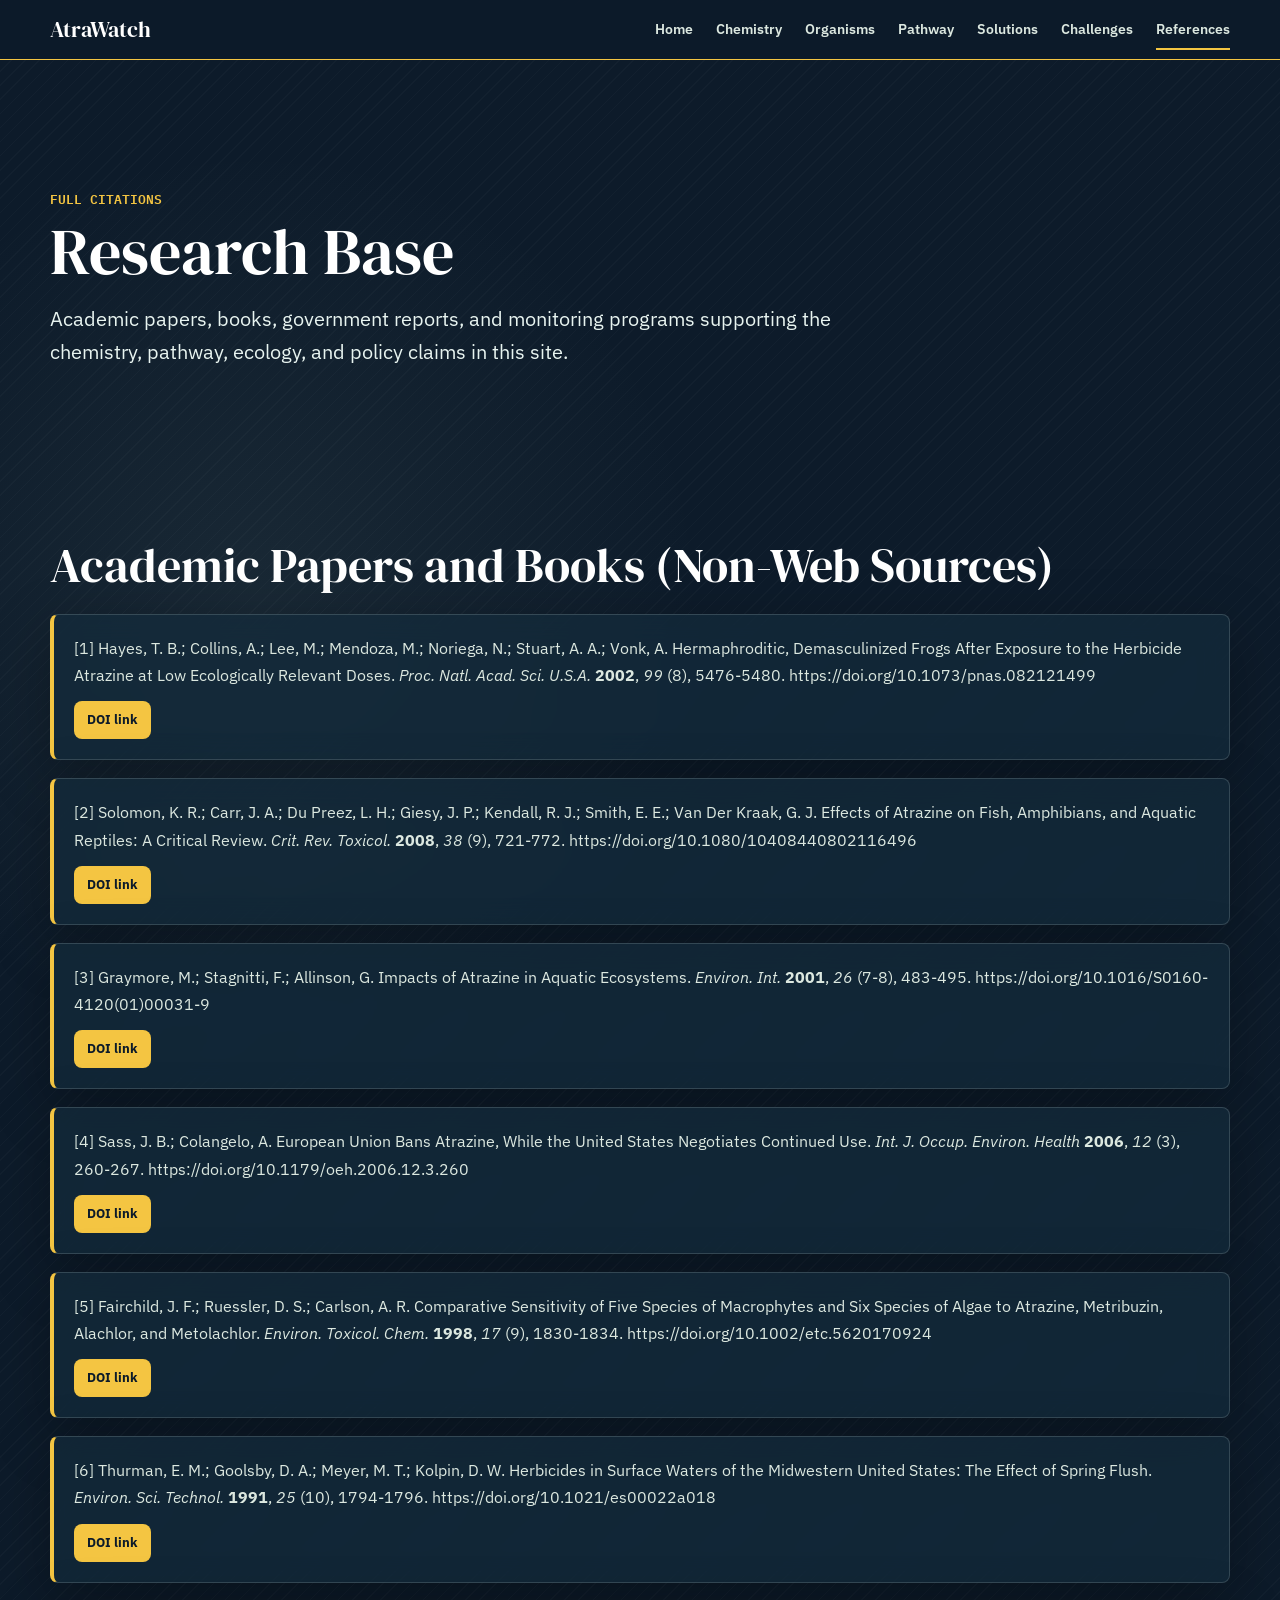
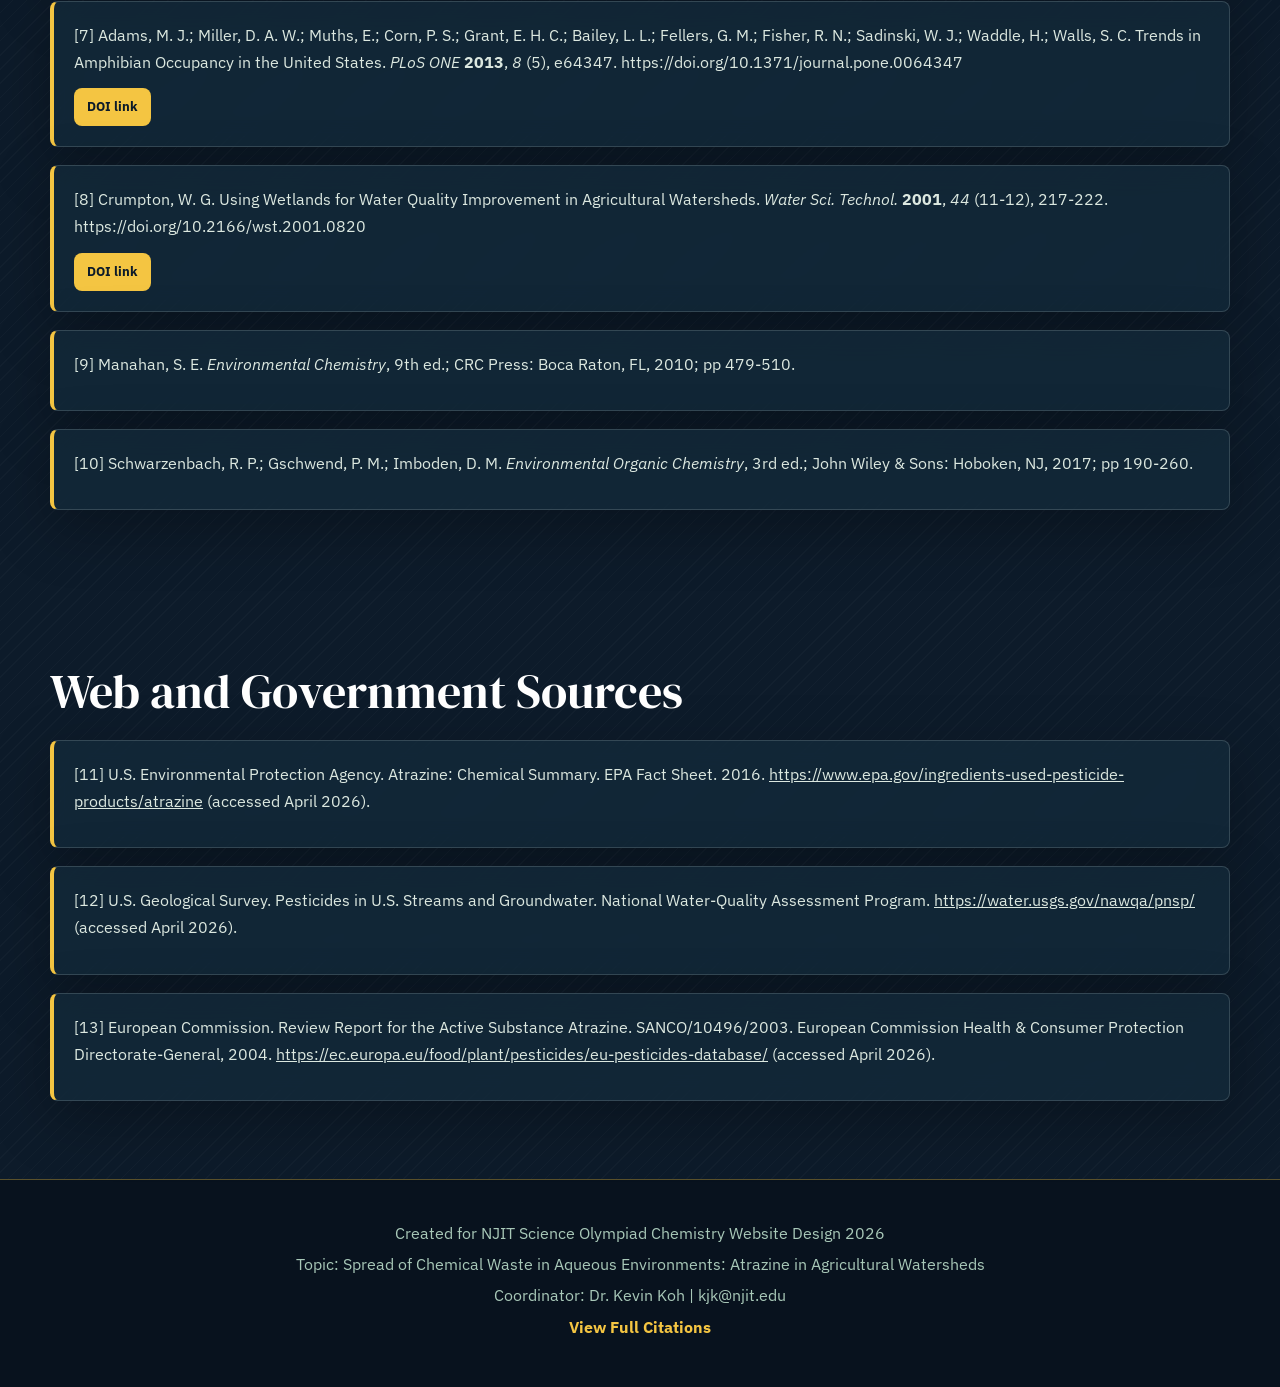
<file: references.html>
<!DOCTYPE html>
<html lang="en">
<head>
  <meta charset="UTF-8">
  <meta name="viewport" content="width=device-width, initial-scale=1.0">
  <title>AtraWatch | Full Citations</title>
  <link rel="stylesheet" href="style.css">
</head>
<body>
  <header class="site-header">
    <div class="nav-inner">
      <a class="logo" href="index.html">AtraWatch</a>
      <button class="menu-toggle" type="button" aria-label="Open navigation menu" aria-expanded="false" aria-controls="site-nav">
        <span></span><span></span><span></span>
      </button>
      <nav class="nav-links" id="site-nav" aria-label="Primary navigation">
        <a href="index.html">Home</a>
        <a href="chemistry.html">Chemistry</a>
        <a href="organisms.html">Organisms</a>
        <a href="pathway.html">Pathway</a>
        <a href="solutions.html">Solutions</a>
        <a href="challenges.html">Challenges</a>
        <a href="references.html">References</a>
      </nav>
    </div>
  </header>

  <main>
    <section class="page-hero reveal">
      <p class="eyebrow">Full citations</p>
      <h1>Research Base</h1>
      <p class="lead">Academic papers, books, government reports, and monitoring programs supporting the chemistry, pathway, ecology, and policy claims in this site.</p>
    </section>

    <section class="section reveal" aria-labelledby="papers-title">
      <h2 id="papers-title">Academic Papers and Books (Non-Web Sources)</h2>
      <div class="references-list">
        <article class="reference-item">
          <p>[1] Hayes, T. B.; Collins, A.; Lee, M.; Mendoza, M.; Noriega, N.; Stuart, A. A.; Vonk, A. Hermaphroditic, Demasculinized Frogs After Exposure to the Herbicide Atrazine at Low Ecologically Relevant Doses. <em>Proc. Natl. Acad. Sci. U.S.A.</em> <strong>2002</strong>, <em>99</em> (8), 5476-5480. https://doi.org/10.1073/pnas.082121499</p>
          <a class="doi-link" href="https://doi.org/10.1073/pnas.082121499" target="_blank" rel="noopener">DOI link</a>
        </article>
        <article class="reference-item">
          <p>[2] Solomon, K. R.; Carr, J. A.; Du Preez, L. H.; Giesy, J. P.; Kendall, R. J.; Smith, E. E.; Van Der Kraak, G. J. Effects of Atrazine on Fish, Amphibians, and Aquatic Reptiles: A Critical Review. <em>Crit. Rev. Toxicol.</em> <strong>2008</strong>, <em>38</em> (9), 721-772. https://doi.org/10.1080/10408440802116496</p>
          <a class="doi-link" href="https://doi.org/10.1080/10408440802116496" target="_blank" rel="noopener">DOI link</a>
        </article>
        <article class="reference-item">
          <p>[3] Graymore, M.; Stagnitti, F.; Allinson, G. Impacts of Atrazine in Aquatic Ecosystems. <em>Environ. Int.</em> <strong>2001</strong>, <em>26</em> (7-8), 483-495. https://doi.org/10.1016/S0160-4120(01)00031-9</p>
          <a class="doi-link" href="https://doi.org/10.1016/S0160-4120(01)00031-9" target="_blank" rel="noopener">DOI link</a>
        </article>
        <article class="reference-item">
          <p>[4] Sass, J. B.; Colangelo, A. European Union Bans Atrazine, While the United States Negotiates Continued Use. <em>Int. J. Occup. Environ. Health</em> <strong>2006</strong>, <em>12</em> (3), 260-267. https://doi.org/10.1179/oeh.2006.12.3.260</p>
          <a class="doi-link" href="https://doi.org/10.1179/oeh.2006.12.3.260" target="_blank" rel="noopener">DOI link</a>
        </article>
        <article class="reference-item">
          <p>[5] Fairchild, J. F.; Ruessler, D. S.; Carlson, A. R. Comparative Sensitivity of Five Species of Macrophytes and Six Species of Algae to Atrazine, Metribuzin, Alachlor, and Metolachlor. <em>Environ. Toxicol. Chem.</em> <strong>1998</strong>, <em>17</em> (9), 1830-1834. https://doi.org/10.1002/etc.5620170924</p>
          <a class="doi-link" href="https://doi.org/10.1002/etc.5620170924" target="_blank" rel="noopener">DOI link</a>
        </article>
        <article class="reference-item">
          <p>[6] Thurman, E. M.; Goolsby, D. A.; Meyer, M. T.; Kolpin, D. W. Herbicides in Surface Waters of the Midwestern United States: The Effect of Spring Flush. <em>Environ. Sci. Technol.</em> <strong>1991</strong>, <em>25</em> (10), 1794-1796. https://doi.org/10.1021/es00022a018</p>
          <a class="doi-link" href="https://doi.org/10.1021/es00022a018" target="_blank" rel="noopener">DOI link</a>
        </article>
        <article class="reference-item">
          <p>[7] Adams, M. J.; Miller, D. A. W.; Muths, E.; Corn, P. S.; Grant, E. H. C.; Bailey, L. L.; Fellers, G. M.; Fisher, R. N.; Sadinski, W. J.; Waddle, H.; Walls, S. C. Trends in Amphibian Occupancy in the United States. <em>PLoS ONE</em> <strong>2013</strong>, <em>8</em> (5), e64347. https://doi.org/10.1371/journal.pone.0064347</p>
          <a class="doi-link" href="https://doi.org/10.1371/journal.pone.0064347" target="_blank" rel="noopener">DOI link</a>
        </article>
        <article class="reference-item">
          <p>[8] Crumpton, W. G. Using Wetlands for Water Quality Improvement in Agricultural Watersheds. <em>Water Sci. Technol.</em> <strong>2001</strong>, <em>44</em> (11-12), 217-222. https://doi.org/10.2166/wst.2001.0820</p>
          <a class="doi-link" href="https://doi.org/10.2166/wst.2001.0820" target="_blank" rel="noopener">DOI link</a>
        </article>
        <article class="reference-item">
          <p>[9] Manahan, S. E. <em>Environmental Chemistry</em>, 9th ed.; CRC Press: Boca Raton, FL, 2010; pp 479-510.</p>
        </article>
        <article class="reference-item">
          <p>[10] Schwarzenbach, R. P.; Gschwend, P. M.; Imboden, D. M. <em>Environmental Organic Chemistry</em>, 3rd ed.; John Wiley &amp; Sons: Hoboken, NJ, 2017; pp 190-260.</p>
        </article>
      </div>
    </section>

    <section class="section reveal" aria-labelledby="web-title">
      <h2 id="web-title">Web and Government Sources</h2>
      <div class="references-list">
        <article class="reference-item">
          <p>[11] U.S. Environmental Protection Agency. Atrazine: Chemical Summary. EPA Fact Sheet. 2016. <a href="https://www.epa.gov/ingredients-used-pesticide-products/atrazine" target="_blank" rel="noopener">https://www.epa.gov/ingredients-used-pesticide-products/atrazine</a> (accessed April 2026).</p>
        </article>
        <article class="reference-item">
          <p>[12] U.S. Geological Survey. Pesticides in U.S. Streams and Groundwater. National Water-Quality Assessment Program. <a href="https://water.usgs.gov/nawqa/pnsp/" target="_blank" rel="noopener">https://water.usgs.gov/nawqa/pnsp/</a> (accessed April 2026).</p>
        </article>
        <article class="reference-item">
          <p>[13] European Commission. Review Report for the Active Substance Atrazine. SANCO/10496/2003. European Commission Health &amp; Consumer Protection Directorate-General, 2004. <a href="https://ec.europa.eu/food/plant/pesticides/eu-pesticides-database/" target="_blank" rel="noopener">https://ec.europa.eu/food/plant/pesticides/eu-pesticides-database/</a> (accessed April 2026).</p>
        </article>
      </div>
    </section>
  </main>

  <footer class="site-footer">
    <p>Created for NJIT Science Olympiad Chemistry Website Design 2026</p>
    <p>Topic: Spread of Chemical Waste in Aqueous Environments: Atrazine in Agricultural Watersheds</p>
    <p>Coordinator: Dr. Kevin Koh | kjk@njit.edu</p>
    <p><a href="references.html">View Full Citations</a></p>
  </footer>

  <script src="nav.js"></script>
</body>
</html>
</file>
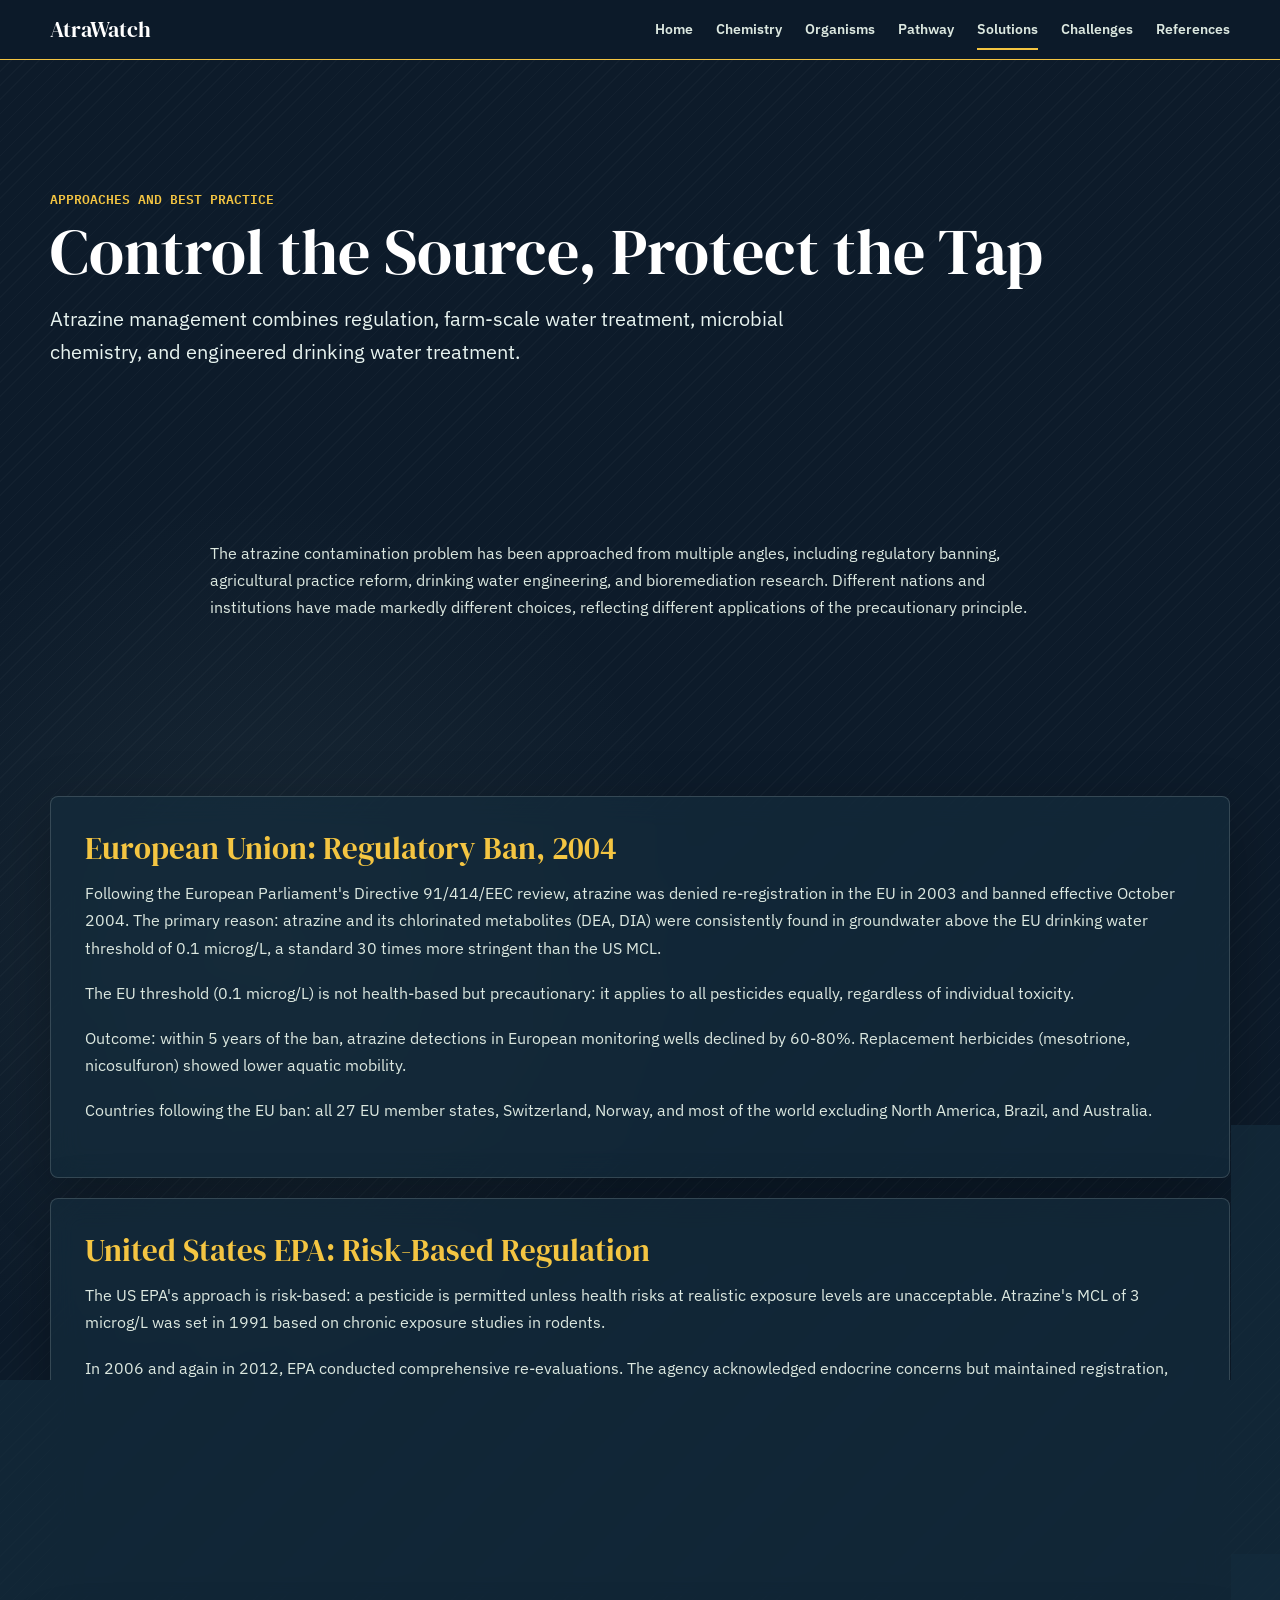
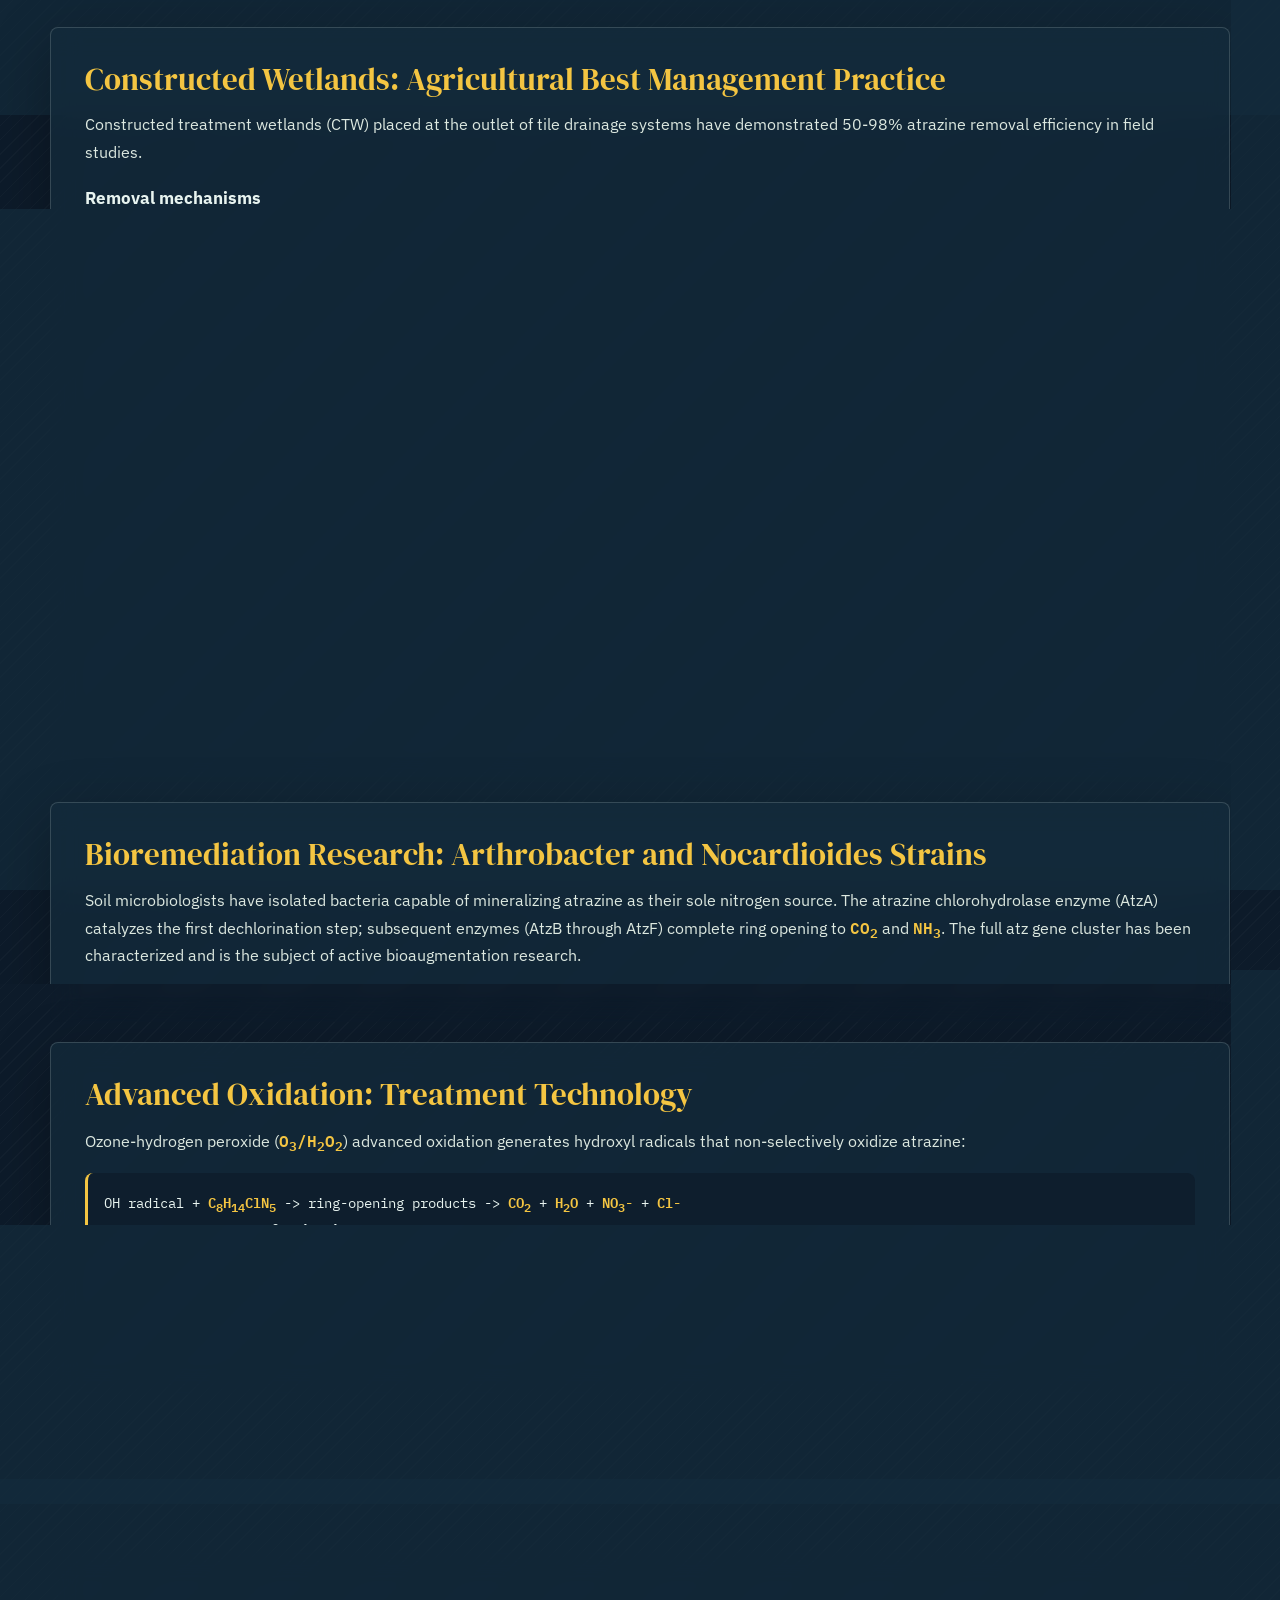
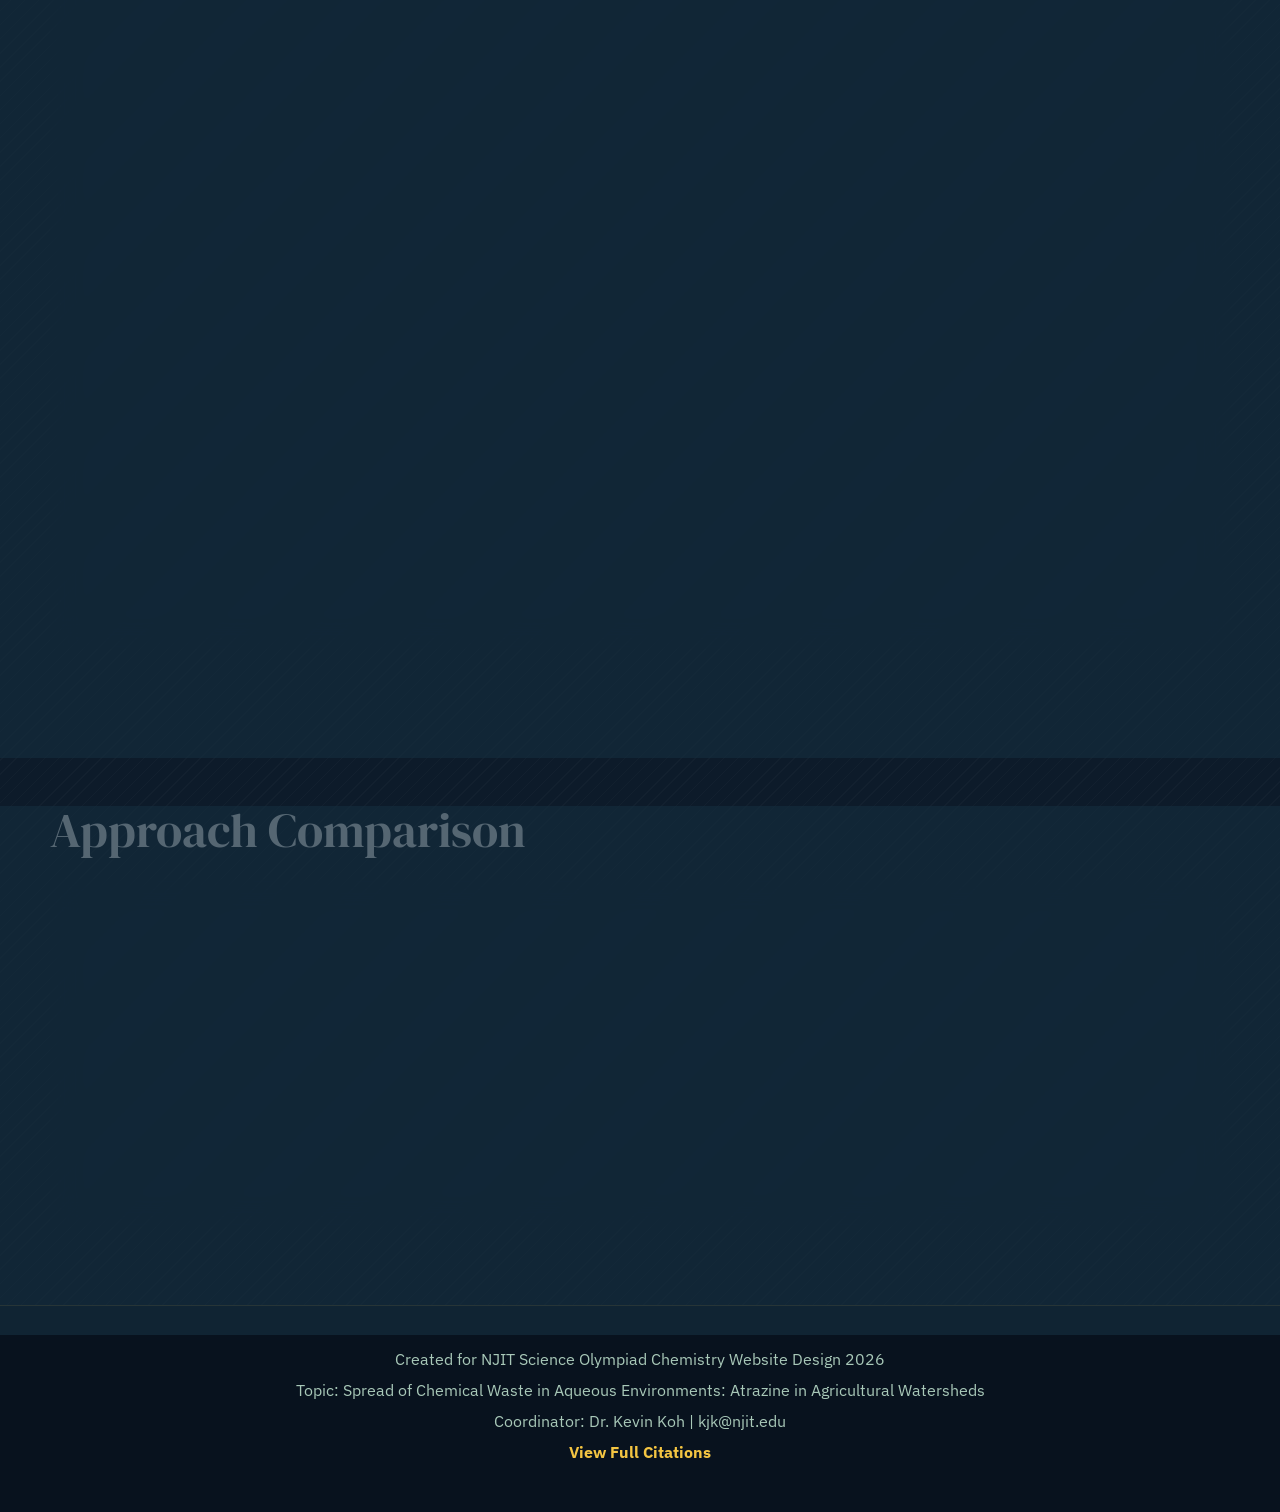
<file: solutions.html>
<!DOCTYPE html>
<html lang="en">
<head>
  <meta charset="UTF-8">
  <meta name="viewport" content="width=device-width, initial-scale=1.0">
  <title>AtraWatch | Approaches and Best Practice</title>
  <link rel="stylesheet" href="style.css">
</head>
<body>
  <header class="site-header">
    <div class="nav-inner">
      <a class="logo" href="index.html">AtraWatch</a>
      <button class="menu-toggle" type="button" aria-label="Open navigation menu" aria-expanded="false" aria-controls="site-nav">
        <span></span><span></span><span></span>
      </button>
      <nav class="nav-links" id="site-nav" aria-label="Primary navigation">
        <a href="index.html">Home</a>
        <a href="chemistry.html">Chemistry</a>
        <a href="organisms.html">Organisms</a>
        <a href="pathway.html">Pathway</a>
        <a href="solutions.html">Solutions</a>
        <a href="challenges.html">Challenges</a>
        <a href="references.html">References</a>
      </nav>
    </div>
  </header>

  <main>
    <section class="page-hero reveal">
      <p class="eyebrow">Approaches and best practice</p>
      <h1>Control the Source, Protect the Tap</h1>
      <p class="lead">Atrazine management combines regulation, farm-scale water treatment, microbial chemistry, and engineered drinking water treatment.</p>
    </section>

    <section class="section narrow reveal">
      <p>The atrazine contamination problem has been approached from multiple angles, including regulatory banning, agricultural practice reform, drinking water engineering, and bioremediation research. Different nations and institutions have made markedly different choices, reflecting different applications of the precautionary principle.</p>
    </section>

    <section class="section reaction-grid">
      <article class="reaction-card reveal">
        <h3>European Union: Regulatory Ban, 2004</h3>
        <p>Following the European Parliament's Directive 91/414/EEC review, atrazine was denied re-registration in the EU in 2003 and banned effective October 2004. The primary reason: atrazine and its chlorinated metabolites (DEA, DIA) were consistently found in groundwater above the EU drinking water threshold of 0.1 microg/L, a standard 30 times more stringent than the US MCL.</p>
        <p>The EU threshold (0.1 microg/L) is not health-based but precautionary: it applies to all pesticides equally, regardless of individual toxicity.</p>
        <p>Outcome: within 5 years of the ban, atrazine detections in European monitoring wells declined by 60-80%. Replacement herbicides (mesotrione, nicosulfuron) showed lower aquatic mobility.</p>
        <p>Countries following the EU ban: all 27 EU member states, Switzerland, Norway, and most of the world excluding North America, Brazil, and Australia.</p>
      </article>

      <article class="reaction-card reveal">
        <h3>United States EPA: Risk-Based Regulation</h3>
        <p>The US EPA's approach is risk-based: a pesticide is permitted unless health risks at realistic exposure levels are unacceptable. Atrazine's MCL of 3 microg/L was set in 1991 based on chronic exposure studies in rodents.</p>
        <p>In 2006 and again in 2012, EPA conducted comprehensive re-evaluations. The agency acknowledged endocrine concerns but maintained registration, citing economic benefits (estimated $2.3 billion per year in corn yield protection) and disputed the dose-response relationship at sub-MCL concentrations.</p>
        <p>In 2020, EPA issued updated Endangered Species Act findings acknowledging atrazine harms 1,013 species. Mitigation measures (spray buffer zones, application setbacks from water) were mandated.</p>
        <p>Current status: legal in US with label requirements.</p>
      </article>

      <article class="reaction-card reveal">
        <h3>Constructed Wetlands: Agricultural Best Management Practice</h3>
        <p>Constructed treatment wetlands (CTW) placed at the outlet of tile drainage systems have demonstrated 50-98% atrazine removal efficiency in field studies.</p>
        <h4>Removal mechanisms</h4>
        <ol class="number-list">
          <li>Photodegradation in open water surface (increased solar exposure versus streams with riparian shade)</li>
          <li>Microbial degradation in anaerobic sediment layers: organisms including Nocardioides sp. utilize atrazine as a nitrogen source</li>
          <li>Phytodegradation by emergent macrophytes (Typha latifolia, Phragmites)</li>
        </ol>
        <p>Microbial degradation: the atz gene cluster (atzA through atzF) encodes the complete atrazine mineralization pathway:</p>
        <div class="reaction-equation">
          AtzA (atrazine chlorohydrolase, step 1):<br>
          <span class="formula">C<sub>8</sub>H<sub>14</sub>ClN<sub>5</sub></span> + <span class="formula">H<sub>2</sub>O</span> -> <span class="formula">C<sub>8</sub>H<sub>15</sub>N<sub>5</sub>O</span> + <span class="formula">HCl</span><br>
          Atrazine -> Hydroxyatrazine + <span class="formula">HCl</span>
        </div>
        <p>AtzB and AtzC then remove the side chains from hydroxyatrazine, yielding cyanuric acid (<span class="formula">C<sub>3</sub>H<sub>3</sub>N<sub>3</sub>O<sub>3</sub></span>).</p>
        <div class="reaction-equation">AtzD, AtzE, and AtzF open the cyanuric acid ring:<br>Cyanuric acid -> biuret -> allophanate -> NH<sub>3</sub> + CO<sub>2</sub></div>
        <p>Iowa State University study (Crumpton, 2001): a wetland-to-watershed area ratio of 2-3% reduces annual atrazine export by 50-70%.</p>
        <p>Cost: $150-300 per acre of drainage area (one-time construction)</p>
      </article>

      <article class="reaction-card reveal">
        <h3>Bioremediation Research: Arthrobacter and Nocardioides Strains</h3>
        <p>Soil microbiologists have isolated bacteria capable of mineralizing atrazine as their sole nitrogen source. The atrazine chlorohydrolase enzyme (AtzA) catalyzes the first dechlorination step; subsequent enzymes (AtzB through AtzF) complete ring opening to <span class="formula">CO<sub>2</sub></span> and <span class="formula">NH<sub>3</sub></span>. The full atz gene cluster has been characterized and is the subject of active bioaugmentation research.</p>
      </article>

      <article class="reaction-card reveal">
        <h3>Advanced Oxidation: Treatment Technology</h3>
        <p>Ozone-hydrogen peroxide (<span class="formula">O<sub>3</sub>/H<sub>2</sub>O<sub>2</sub></span>) advanced oxidation generates hydroxyl radicals that non-selectively oxidize atrazine:</p>
        <div class="reaction-equation">
          OH radical + <span class="formula">C<sub>8</sub>H<sub>14</sub>ClN<sub>5</sub></span> -> ring-opening products -> <span class="formula">CO<sub>2</sub></span> + <span class="formula">H<sub>2</sub>O</span> + <span class="formula">NO<sub>3</sub>-</span> + <span class="formula">Cl-</span><br>
          Rate constant: 3 x 10<sup>9</sup> M<sup>-1</sup> s<sup>-1</sup> (near the diffusion limit)<br>
          Contact time required: 5-10 minutes at <span class="formula">[O<sub>3</sub>]</span> = 5 mg/L<br>
          Removal efficiency: greater than 99%<br>
          Limitation: cost ($0.30-0.80 per 1000 gallons additional); DBP formation risk
        </div>
      </article>
    </section>

    <section class="section reveal" aria-labelledby="best-practice-title">
      <article class="guide-card">
        <p class="eyebrow">Recommended best practice</p>
        <h2 id="best-practice-title">Constructed Wetlands Combined with a Science-Based Lower Drinking Water Standard</h2>
        <p>No single intervention addresses atrazine contamination at all points in the pathway. However, the combination of constructed wetland implementation at the field-to-stream interface and adoption of a more stringent drinking water standard represents the most scientifically justified, economically feasible, and environmentally protective approach.</p>
        <h3>Why Constructed Wetlands Are the Best Source-Control Option</h3>
        <p>They exploit natural photolysis, microbial metabolism, and plant uptake, processes that require no chemical inputs, no energy, and no ongoing reagents. The atz gene pathway represents bioremediation driven by microbial nitrogen demand, at no cost once the community is established. Treatment occurs at the source, before atrazine reaches aquifers with residence times of decades. Once contaminated, groundwater cannot be practically remediated at basin scale. Cost ($150-300 per acre) is recoverable through reduced downstream water treatment costs and avoided regulatory liability.</p>
        <h3>Why a Lower MCL Is Justified</h3>
        <p>Hayes et al. (2002) documented endocrine disruption at 0.1 ppb, a concentration 30 times below the current MCL. The MCL was set before this evidence existed. The EU demonstrated that compliance at 0.1 microg/L is achievable with modern treatment and reduced application rates.</p>
        <p>This combination addresses the contamination pathway at both the agricultural stage (before atrazine enters water) and the utility stage (before it reaches taps).</p>
      </article>
    </section>

    <section class="section reveal" aria-labelledby="comparison-title">
      <h2 id="comparison-title">Approach Comparison</h2>
      <div class="table-wrap">
        <table>
          <thead>
            <tr>
              <th>Approach</th>
              <th>Removal Efficiency</th>
              <th>Cost</th>
              <th>Addresses Root Cause?</th>
              <th>Scalability</th>
            </tr>
          </thead>
          <tbody>
            <tr>
              <td>EU Ban</td>
              <td>60-80% in monitoring</td>
              <td>Low (regulatory)</td>
              <td>Yes</td>
              <td>High (national)</td>
            </tr>
            <tr>
              <td>US EPA restrictions</td>
              <td>Marginal</td>
              <td>Low</td>
              <td>Partial</td>
              <td>High</td>
            </tr>
            <tr>
              <td>Constructed Wetlands</td>
              <td>50-98%</td>
              <td>$150-300/acre</td>
              <td>Yes</td>
              <td>High (farm-scale)</td>
            </tr>
            <tr>
              <td>Bioremediation</td>
              <td>Experimental</td>
              <td>Unknown</td>
              <td>Yes</td>
              <td>Low (research stage)</td>
            </tr>
            <tr>
              <td>AOP Water Treatment</td>
              <td>Greater than 99%</td>
              <td>High</td>
              <td>No (endpoint only)</td>
              <td>Medium</td>
            </tr>
          </tbody>
        </table>
      </div>
    </section>
  </main>

  <footer class="site-footer">
    <p>Created for NJIT Science Olympiad Chemistry Website Design 2026</p>
    <p>Topic: Spread of Chemical Waste in Aqueous Environments: Atrazine in Agricultural Watersheds</p>
    <p>Coordinator: Dr. Kevin Koh | kjk@njit.edu</p>
    <p><a href="references.html">View Full Citations</a></p>
  </footer>

  <script src="nav.js"></script>
</body>
</html>
</file>
<file: style.css>
@import url("https://fonts.googleapis.com/css2?family=DM+Serif+Display:ital@0;1&family=IBM+Plex+Mono:wght@400;500;600&family=IBM+Plex+Sans:wght@400;500;600;700&display=swap");

* {
  box-sizing: border-box;
}

html {
  scroll-behavior: smooth;
}

body {
  margin: 0;
  min-height: 100vh;
  background:
    repeating-linear-gradient(135deg, rgba(232, 244, 240, 0.025) 0 1px, transparent 1px 10px),
    radial-gradient(circle at 20% 20%, rgba(168, 200, 184, 0.08), transparent 28rem),
    #0d1b2a;
  color: #dce8e0;
  font-family: "IBM Plex Sans", system-ui, sans-serif;
  font-size: 16px;
  line-height: 1.7;
}

a {
  color: inherit;
}

button,
a,
input {
  font: inherit;
}

:focus-visible {
  outline: 3px solid #f4c542;
  outline-offset: 4px;
}

.site-header {
  position: fixed;
  inset: 0 0 auto;
  z-index: 100;
  height: 60px;
  border-bottom: 1px solid #f4c542;
  background: rgba(13, 27, 42, 0.94);
  backdrop-filter: blur(14px);
}

.nav-inner {
  width: min(1180px, calc(100% - 32px));
  height: 60px;
  margin: 0 auto;
  display: flex;
  align-items: center;
  justify-content: space-between;
  gap: 24px;
}

.logo {
  color: #ffffff;
  font-family: "DM Serif Display", Georgia, serif;
  font-size: 22px;
  letter-spacing: 0;
  text-decoration: none;
}

.nav-links {
  display: flex;
  align-items: center;
  gap: clamp(12px, 1.8vw, 26px);
}

.nav-links a {
  position: relative;
  color: #dce8e0;
  font-size: 14px;
  font-weight: 600;
  text-decoration: none;
}

.nav-links a::after {
  content: "";
  position: absolute;
  left: 0;
  right: 0;
  bottom: -8px;
  height: 2px;
  background: #f4c542;
  transform: scaleX(0);
  transform-origin: left;
  transition: transform 0.22s ease;
}

.nav-links a:hover::after,
.nav-links a.active::after {
  transform: scaleX(1);
}

.menu-toggle {
  display: none;
  width: 42px;
  height: 42px;
  border: 1px solid rgba(244, 197, 66, 0.5);
  border-radius: 8px;
  background: rgba(232, 244, 240, 0.06);
  color: #f4c542;
  cursor: pointer;
}

.menu-toggle span {
  display: block;
  width: 20px;
  height: 2px;
  margin: 5px auto;
  background: currentColor;
  transition: transform 0.2s ease, opacity 0.2s ease;
}

.menu-toggle.is-open span:nth-child(1) {
  transform: translateY(7px) rotate(45deg);
}

.menu-toggle.is-open span:nth-child(2) {
  opacity: 0;
}

.menu-toggle.is-open span:nth-child(3) {
  transform: translateY(-7px) rotate(-45deg);
}

main {
  padding-top: 60px;
}

.page-hero,
.section {
  width: min(1180px, calc(100% - 32px));
  margin: 0 auto;
}

.page-hero {
  padding: clamp(72px, 10vw, 132px) 0 clamp(36px, 7vw, 76px);
}

.section {
  padding: clamp(40px, 7vw, 78px) 0;
}

.narrow {
  width: min(860px, calc(100% - 32px));
}

.hero-home {
  position: relative;
  min-height: calc(100vh - 60px);
  display: grid;
  align-items: center;
  overflow: hidden;
}

.hero-home::before,
.hero-home::after,
.ripple {
  content: "";
  position: absolute;
  left: 50%;
  top: 50%;
  width: 12rem;
  height: 12rem;
  border: 2px solid rgba(232, 244, 240, 0.26);
  border-radius: 50%;
  transform: translate(-50%, -50%) scale(0.1);
  opacity: 0;
  animation: ripple 7s ease-out infinite;
  pointer-events: none;
}

.hero-home::after {
  animation-delay: 2.2s;
}

.ripple {
  animation-delay: 4.4s;
}

@keyframes ripple {
  0% {
    opacity: 0;
    transform: translate(-50%, -50%) scale(0.1);
  }
  38% {
    opacity: 0.15;
  }
  100% {
    opacity: 0;
    transform: translate(-50%, -50%) scale(5.4);
  }
}

.hero-content {
  position: relative;
  z-index: 1;
  width: min(920px, calc(100% - 32px));
  margin: 0 auto;
}

h1,
h2,
h3,
.stat-number {
  font-family: "DM Serif Display", Georgia, serif;
  font-weight: 400;
  letter-spacing: 0;
}

h1 {
  margin: 0 0 18px;
  color: #ffffff;
  font-size: clamp(46px, 8vw, 64px);
  line-height: 1;
}

h2 {
  margin: 0 0 22px;
  color: #ffffff;
  font-size: clamp(34px, 5vw, 48px);
  line-height: 1.08;
}

h3 {
  margin: 0 0 14px;
  color: #f4c542;
  font-size: clamp(24px, 3vw, 31px);
  line-height: 1.15;
}

h4 {
  margin: 0 0 10px;
  color: #e8f4f0;
  font-size: 17px;
  font-weight: 700;
}

p {
  margin: 0 0 18px;
}

.lead {
  max-width: 800px;
  color: #e8f4f0;
  font-size: clamp(18px, 2vw, 20px);
  line-height: 1.65;
}

.eyebrow {
  margin: 0 0 10px;
  color: #f4c542;
  font-family: "IBM Plex Mono", monospace;
  font-size: 13px;
  font-weight: 600;
  text-transform: uppercase;
}

.hero-actions {
  display: flex;
  flex-wrap: wrap;
  gap: 14px;
  margin-top: 32px;
}

.button,
.doi-link {
  display: inline-flex;
  align-items: center;
  justify-content: center;
  min-height: 44px;
  padding: 10px 18px;
  border: 1px solid rgba(244, 197, 66, 0.7);
  border-radius: 8px;
  background: #f4c542;
  color: #0d1b2a;
  font-weight: 700;
  text-decoration: none;
  transition: transform 0.2s ease, background 0.2s ease, color 0.2s ease;
}

.button.secondary {
  background: transparent;
  color: #e8f4f0;
}

.button:hover,
.doi-link:hover {
  transform: translateY(-2px);
}

.button.secondary:hover {
  background: rgba(244, 197, 66, 0.12);
}

.glass-card,
.stat-card,
.reaction-card,
.organism-card,
.guide-card,
.challenge-card,
.reference-item,
.pathway-panel,
.table-wrap {
  border: 1px solid rgba(232, 244, 240, 0.16);
  border-radius: 8px;
  background: rgba(20, 43, 60, 0.72);
  box-shadow: 0 18px 60px rgba(0, 0, 0, 0.28);
  backdrop-filter: blur(14px);
}

.light-card {
  background: rgba(232, 244, 240, 0.95);
  color: #1a2e1f;
}

.stats-grid,
.card-grid,
.reaction-grid,
.organism-grid,
.challenge-grid,
.icon-grid {
  display: grid;
  gap: 20px;
}

.stats-grid {
  grid-template-columns: repeat(3, minmax(0, 1fr));
}

.card-grid {
  grid-template-columns: repeat(auto-fit, minmax(245px, 1fr));
}

.reaction-grid,
.organism-grid {
  grid-template-columns: 1fr;
}

.challenge-grid {
  grid-template-columns: repeat(auto-fit, minmax(300px, 1fr));
}

.stat-card {
  padding: 26px;
}

.stat-number {
  display: block;
  color: #f4c542;
  font-size: clamp(42px, 5vw, 48px);
  line-height: 1;
}

.stat-card p,
.caption,
.source-label {
  color: #a8c8b8;
  font-size: 14px;
}

.source-label {
  margin-top: 12px;
  font-family: "IBM Plex Mono", monospace;
}

.chart-card .source-label {
  margin: 14px 0 0;
}

.prose {
  max-width: 940px;
  color: #dce8e0;
  font-size: 16px;
  line-height: 1.8;
}

.formula {
  color: #f4c542;
  font-family: "IBM Plex Mono", Consolas, monospace;
  font-weight: 600;
  white-space: nowrap;
}

.formula sub,
.formula sup {
  line-height: 0;
}

.info-table {
  display: grid;
  overflow: hidden;
  border: 1px solid rgba(232, 244, 240, 0.16);
  border-radius: 8px;
}

.info-row {
  display: grid;
  grid-template-columns: minmax(190px, 0.42fr) 1fr;
  border-bottom: 1px solid rgba(232, 244, 240, 0.12);
}

.info-row:last-child {
  border-bottom: 0;
}

.info-label,
.info-value {
  padding: 15px 18px;
}

.info-label {
  color: #f4c542;
  font-weight: 700;
}

.info-value {
  color: #dce8e0;
}

.svg-frame {
  padding: clamp(18px, 3vw, 28px);
  overflow: hidden;
}

.structure-svg,
.map-svg,
.icon-svg {
  display: block;
  width: 100%;
  height: auto;
}

.reaction-card,
.organism-card,
.guide-card,
.challenge-card {
  padding: clamp(22px, 4vw, 34px);
}

.reaction-equation,
.equation-block {
  overflow-x: auto;
  margin: 18px 0;
  padding: 16px;
  border-left: 3px solid #f4c542;
  border-radius: 8px;
  background: rgba(13, 27, 42, 0.72);
  color: #e8f4f0;
  font-family: "IBM Plex Mono", Consolas, monospace;
  font-size: 14px;
  line-height: 1.85;
  white-space: nowrap;
}

.reaction-card ul,
.challenge-card ul,
.guide-card ul,
.number-list {
  margin: 12px 0 0;
  padding-left: 22px;
}

.reaction-card li,
.challenge-card li,
.guide-card li,
.number-list li {
  margin: 8px 0;
}

.organism-header {
  display: grid;
  grid-template-columns: 84px 1fr;
  gap: 20px;
  align-items: center;
  margin-bottom: 18px;
}

.organism-icon {
  width: 84px;
  height: 84px;
  display: grid;
  place-items: center;
  border: 1px solid rgba(244, 197, 66, 0.45);
  border-radius: 8px;
  background: rgba(244, 197, 66, 0.08);
}

.chart-card {
  margin-top: 22px;
  padding: 18px;
  border: 1px solid rgba(232, 244, 240, 0.14);
  border-radius: 8px;
  background: #1a2e3b;
}

.chart-card canvas {
  width: 100%;
  max-height: 420px;
}

.chart-legend {
  display: flex;
  flex-wrap: wrap;
  justify-content: center;
  gap: 16px 24px;
  margin-top: 12px;
  color: #dce8e0;
  font-size: 13px;
}

.chart-legend span {
  display: inline-flex;
  align-items: center;
  gap: 8px;
}

.legend-line {
  display: inline-block;
  width: 34px;
  height: 0;
  border-top: 3px solid currentColor;
}

.amber-line {
  color: #f4c542;
}

.red-dashed-line {
  color: #e05c5c;
  border-top-style: dashed;
}

.map-note {
  margin-top: 12px;
  color: #a8c8b8;
}

.pathway-layout {
  display: grid;
  grid-template-columns: minmax(250px, 0.4fr) minmax(0, 0.6fr);
  gap: clamp(24px, 5vw, 52px);
  align-items: start;
}

.timeline-wrap {
  position: sticky;
  top: 86px;
}

.timeline {
  position: relative;
  display: grid;
  gap: 18px;
  padding: 8px 0 8px 24px;
}

.timeline::before {
  content: "";
  position: absolute;
  left: 48px;
  top: 28px;
  bottom: 28px;
  width: 2px;
  background-image: linear-gradient(to bottom, #f4c542 50%, transparent 50%);
  background-size: 2px 14px;
  animation: flowDash 0.8s linear infinite;
  opacity: 0.75;
}

@keyframes flowDash {
  from {
    background-position: 0 0;
  }
  to {
    background-position: 0 14px;
  }
}

.stage-button {
  position: relative;
  display: grid;
  grid-template-columns: 50px 1fr;
  gap: 14px;
  align-items: center;
  width: 100%;
  border: 0;
  background: transparent;
  color: #dce8e0;
  text-align: left;
  cursor: pointer;
}

.stage-number {
  position: relative;
  z-index: 1;
  width: 50px;
  height: 50px;
  display: grid;
  place-items: center;
  border: 2px solid #f4c542;
  border-radius: 50%;
  background: #0d1b2a;
  color: #ffffff;
  font-weight: 800;
  transition: background 0.2s ease, color 0.2s ease;
}

.stage-button.active .stage-number {
  background: #f4c542;
  color: #0d1b2a;
}

.stage-label {
  color: #e8f4f0;
  font-weight: 700;
}

.pathway-panel {
  min-height: 640px;
  padding: clamp(22px, 4vw, 34px);
}

.pathway-panel .equation-block {
  overflow-x: visible;
  white-space: normal;
  overflow-wrap: anywhere;
  font-size: 13px;
}

.panel-top {
  display: grid;
  grid-template-columns: 88px 1fr;
  gap: 20px;
  align-items: center;
  margin-bottom: 22px;
}

.stage-icon {
  width: 88px;
  height: 88px;
  display: grid;
  place-items: center;
  border-radius: 8px;
  background: rgba(244, 197, 66, 0.08);
  border: 1px solid rgba(244, 197, 66, 0.4);
}

.metric-grid {
  display: grid;
  grid-template-columns: repeat(auto-fit, minmax(160px, 1fr));
  gap: 12px;
  margin-top: 20px;
}

.metric {
  padding: 14px;
  border-radius: 8px;
  background: rgba(232, 244, 240, 0.08);
}

.metric span {
  display: block;
  color: #a8c8b8;
  font-size: 13px;
}

.metric strong {
  display: block;
  margin-top: 4px;
  color: #f4c542;
  font-family: "IBM Plex Mono", monospace;
  font-size: 15px;
}

.table-wrap {
  overflow-x: auto;
}

table {
  width: 100%;
  border-collapse: collapse;
  min-width: 760px;
}

th,
td {
  padding: 15px 16px;
  border-bottom: 1px solid rgba(232, 244, 240, 0.12);
  text-align: left;
  vertical-align: top;
}

th {
  color: #f4c542;
  font-size: 14px;
  text-transform: uppercase;
}

td {
  color: #dce8e0;
}

.references-list {
  display: grid;
  gap: 18px;
}

.reference-item {
  padding: 20px;
  border-left: 4px solid #f4c542;
}

.reference-item p {
  margin-bottom: 12px;
}

.doi-link {
  min-height: 36px;
  padding: 7px 12px;
  font-size: 13px;
}

.section-tiles {
  display: grid;
  grid-template-columns: repeat(7, minmax(0, 1fr));
  gap: 12px;
}

.section-tile {
  min-height: 112px;
  display: grid;
  place-items: center;
  padding: 14px;
  border: 1px solid rgba(244, 197, 66, 0.35);
  border-radius: 8px;
  background: rgba(232, 244, 240, 0.06);
  color: #e8f4f0;
  text-align: center;
  text-decoration: none;
  transition: background 0.2s ease, transform 0.2s ease;
}

.section-tile svg {
  width: 30px;
  height: 30px;
  margin-bottom: 8px;
}

.section-tile:hover {
  background: rgba(244, 197, 66, 0.1);
  transform: translateY(-2px);
}

.presentation-grid {
  display: grid;
  grid-template-columns: minmax(0, 1fr);
  gap: 14px;
}

.time-block {
  padding: 14px 16px;
  border-left: 3px solid #f4c542;
  border-radius: 8px;
  background: rgba(13, 27, 42, 0.58);
}

.time-block strong {
  color: #f4c542;
  font-family: "IBM Plex Mono", monospace;
}

.qa-block {
  margin-top: 18px;
  padding-top: 18px;
  border-top: 1px solid rgba(232, 244, 240, 0.14);
}

.qa-block h4 {
  color: #f4c542;
}

.site-footer {
  padding: 36px 16px 42px;
  border-top: 1px solid rgba(244, 197, 66, 0.35);
  background: rgba(8, 18, 30, 0.96);
  color: #a8c8b8;
  text-align: center;
}

.site-footer p {
  margin: 4px 0;
}

.site-footer a {
  color: #f4c542;
  font-weight: 700;
  text-decoration: none;
}

.reveal {
  opacity: 0;
  transform: translateY(30px);
  transition: opacity 0.6s ease-out, transform 0.6s ease-out;
}

.reveal.visible {
  opacity: 1;
  transform: translateY(0);
}

@media (max-width: 900px) {
  .menu-toggle {
    display: block;
  }

  .nav-links {
    position: absolute;
    left: 0;
    right: 0;
    top: 60px;
    display: grid;
    gap: 0;
    max-height: 0;
    overflow: hidden;
    background: rgba(13, 27, 42, 0.98);
    transition: max-height 0.25s ease;
  }

  .nav-links.open {
    max-height: 430px;
    border-bottom: 1px solid rgba(244, 197, 66, 0.35);
  }

  .nav-links a {
    padding: 15px 24px;
    border-top: 1px solid rgba(232, 244, 240, 0.08);
  }

  .nav-links a::after {
    left: 24px;
    right: auto;
    width: 70px;
    bottom: 9px;
  }

  .stats-grid,
  .pathway-layout,
  .section-tiles {
    grid-template-columns: 1fr;
  }

  .timeline-wrap {
    position: static;
  }

  .pathway-panel {
    min-height: auto;
  }
}

@media (max-width: 620px) {
  .info-row,
  .organism-header,
  .panel-top {
    grid-template-columns: 1fr;
  }

  .hero-actions {
    align-items: stretch;
    flex-direction: column;
  }

  .button {
    width: 100%;
  }

  .reaction-equation,
  .equation-block {
    font-size: 13px;
  }
}
</file>
